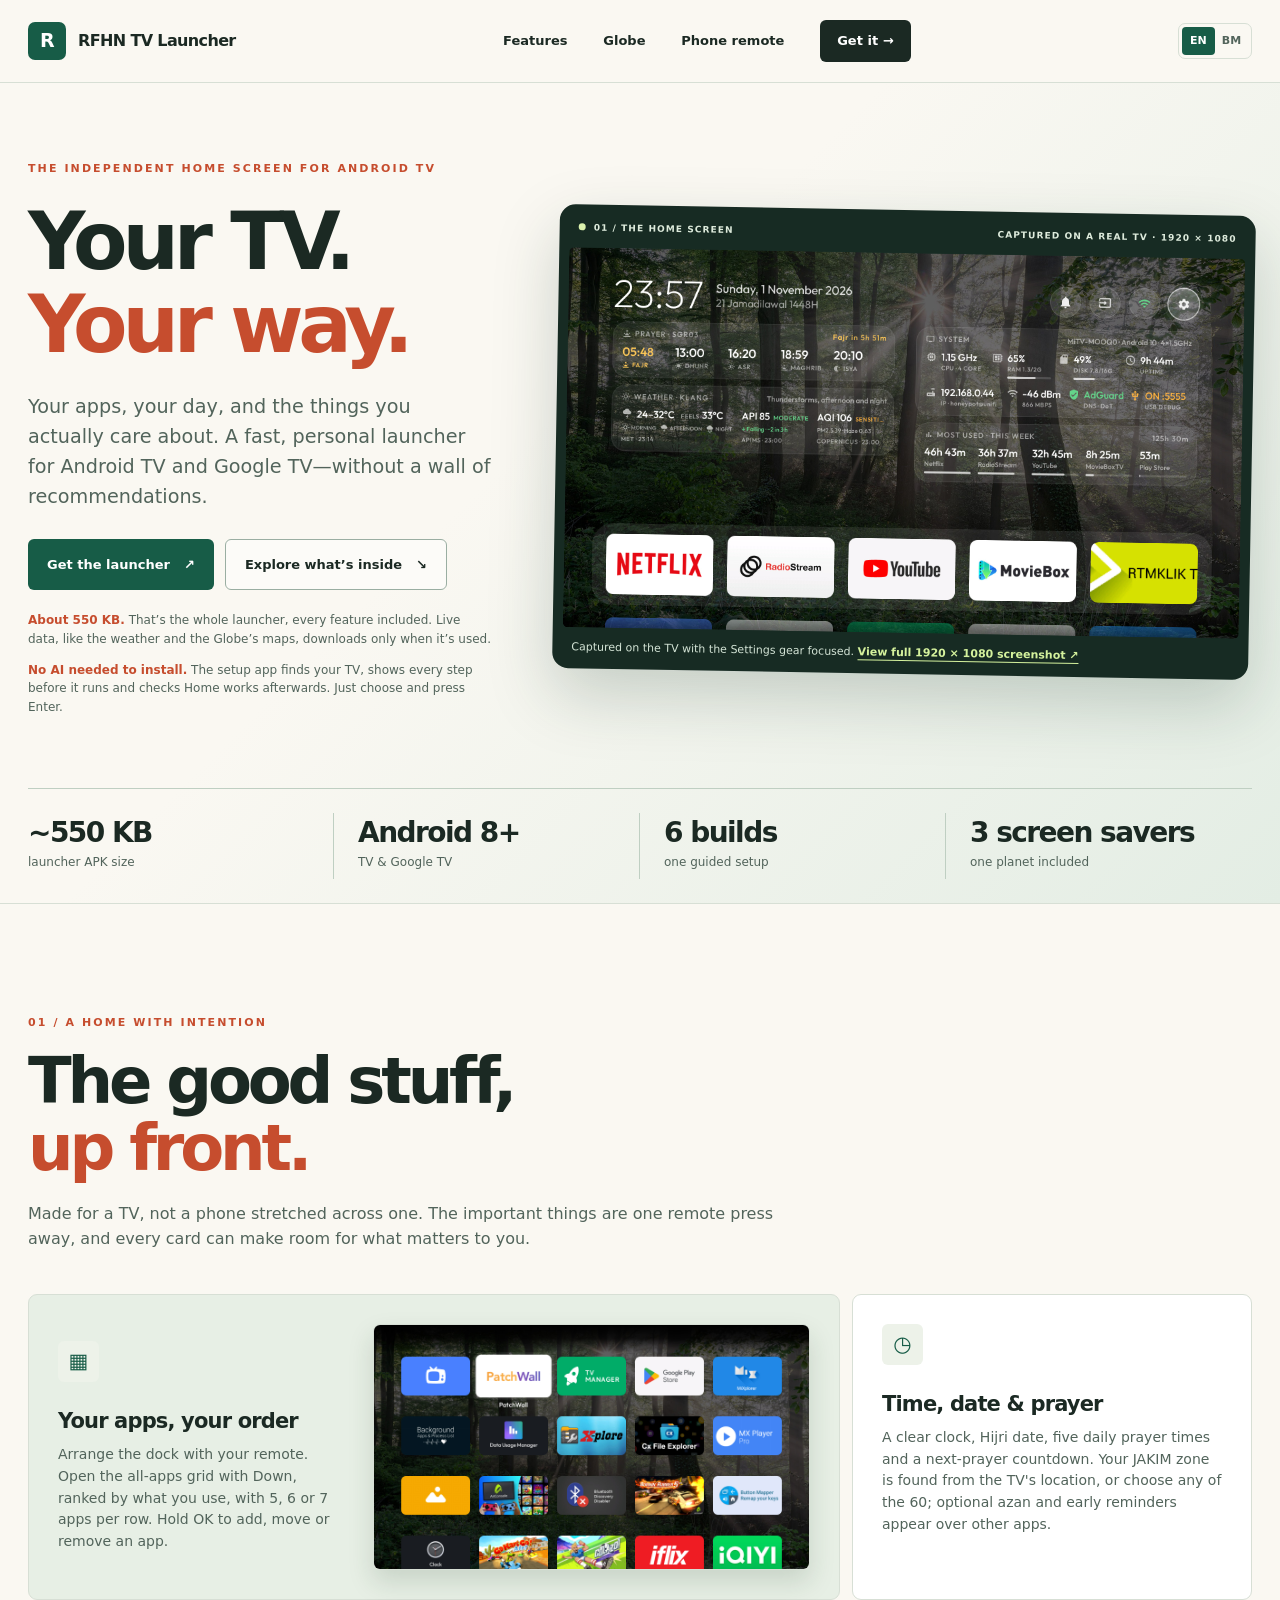
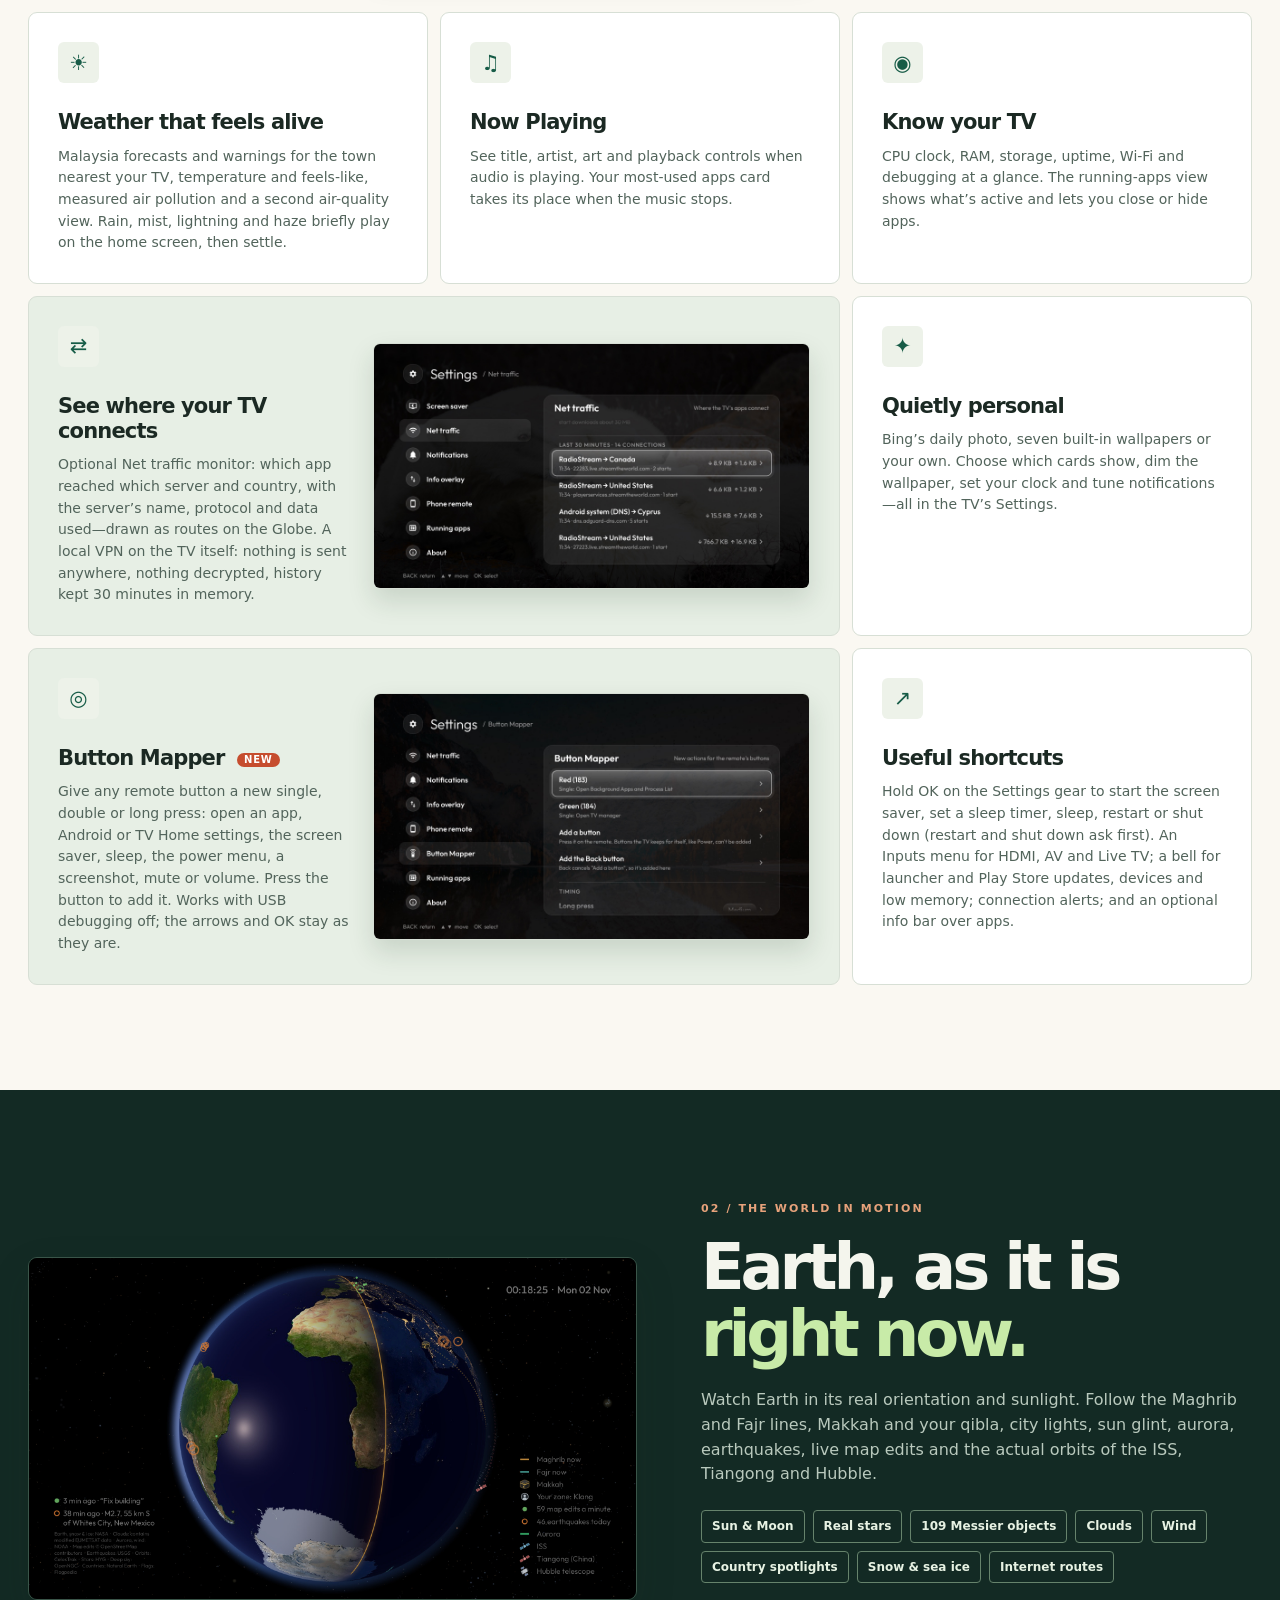
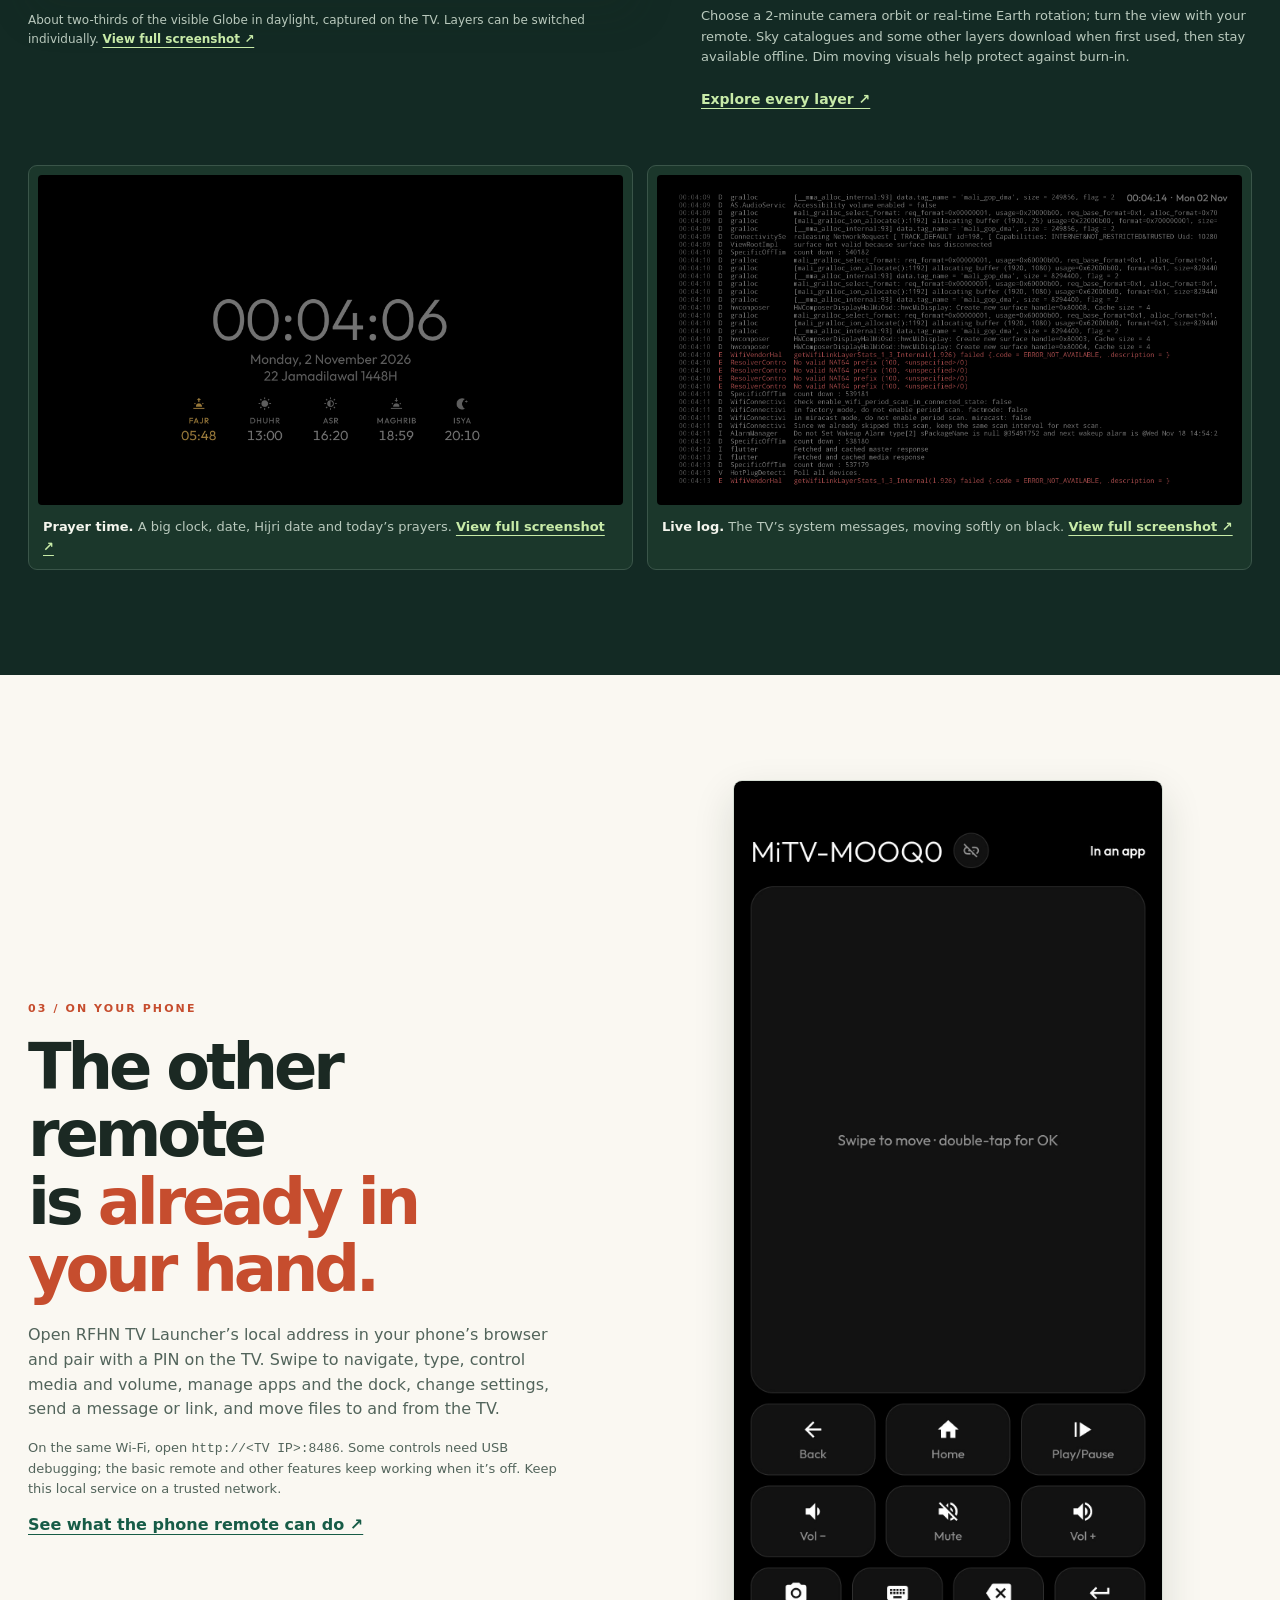
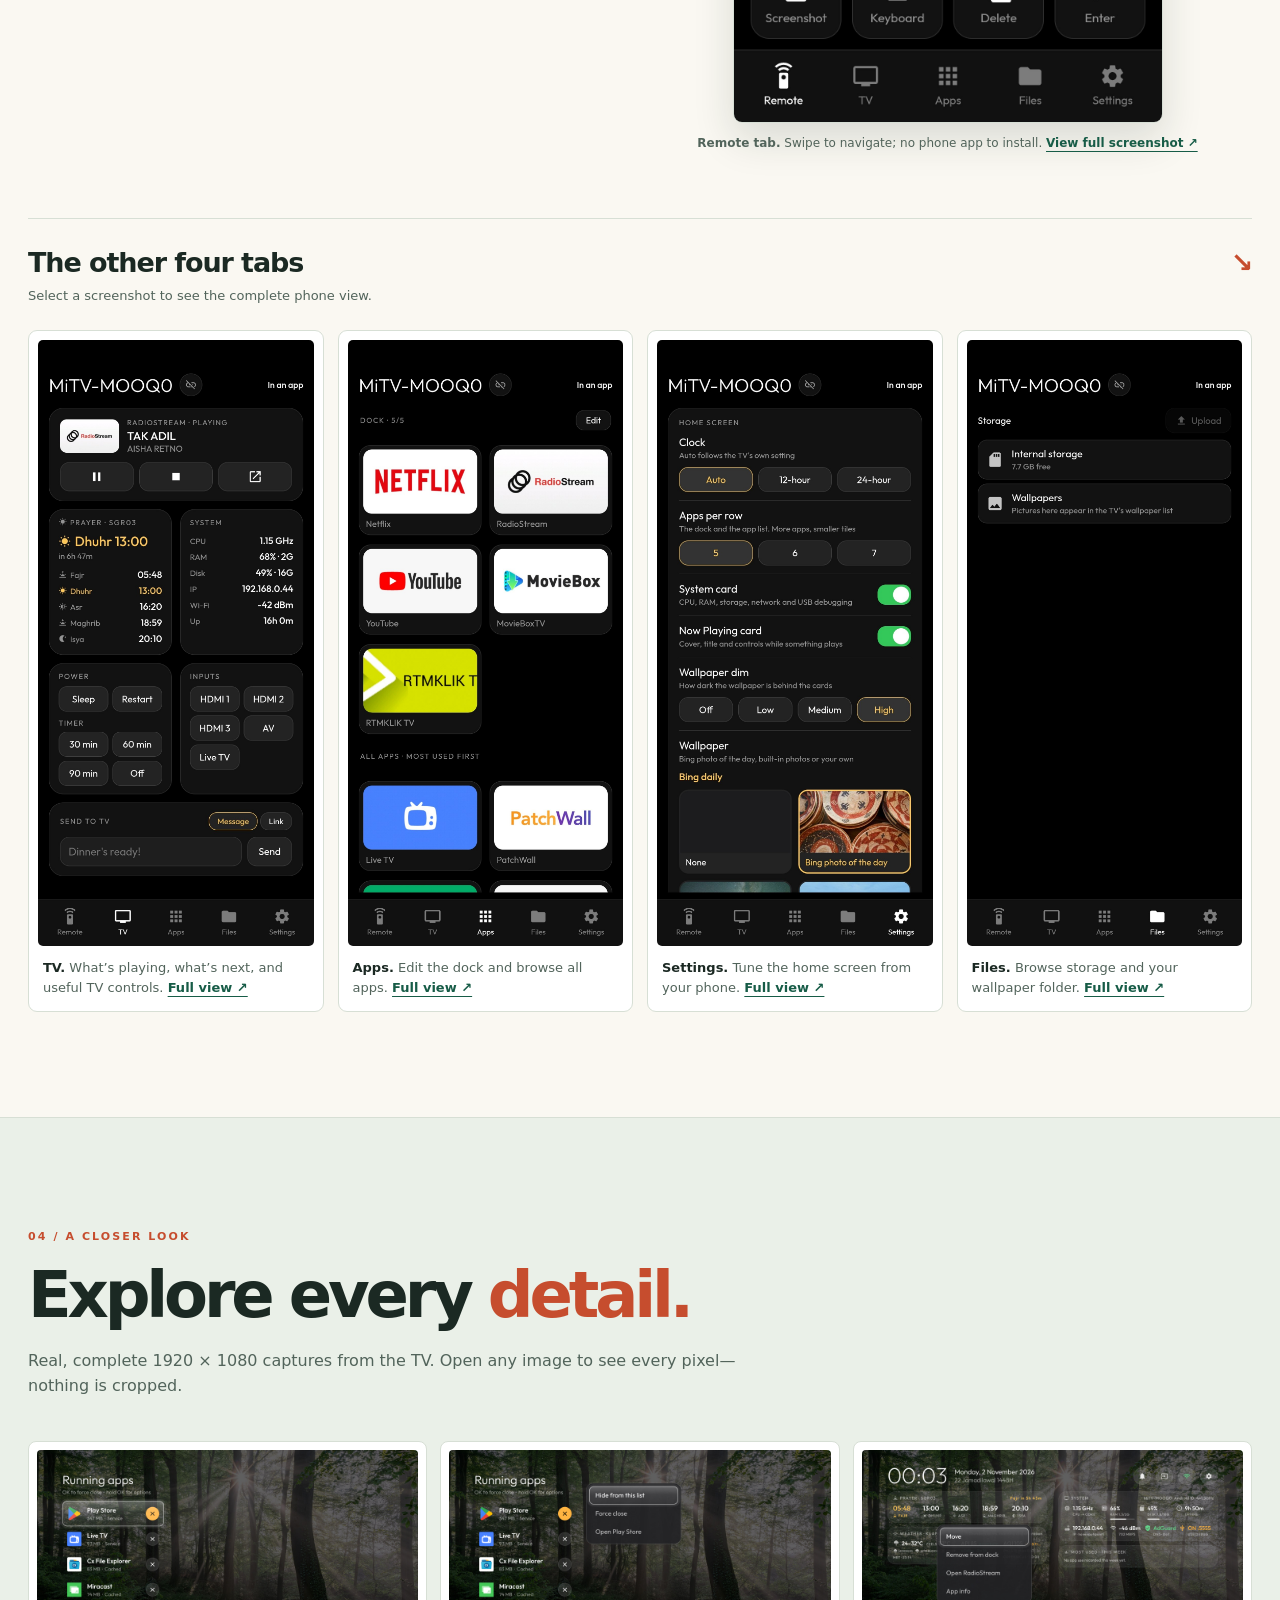
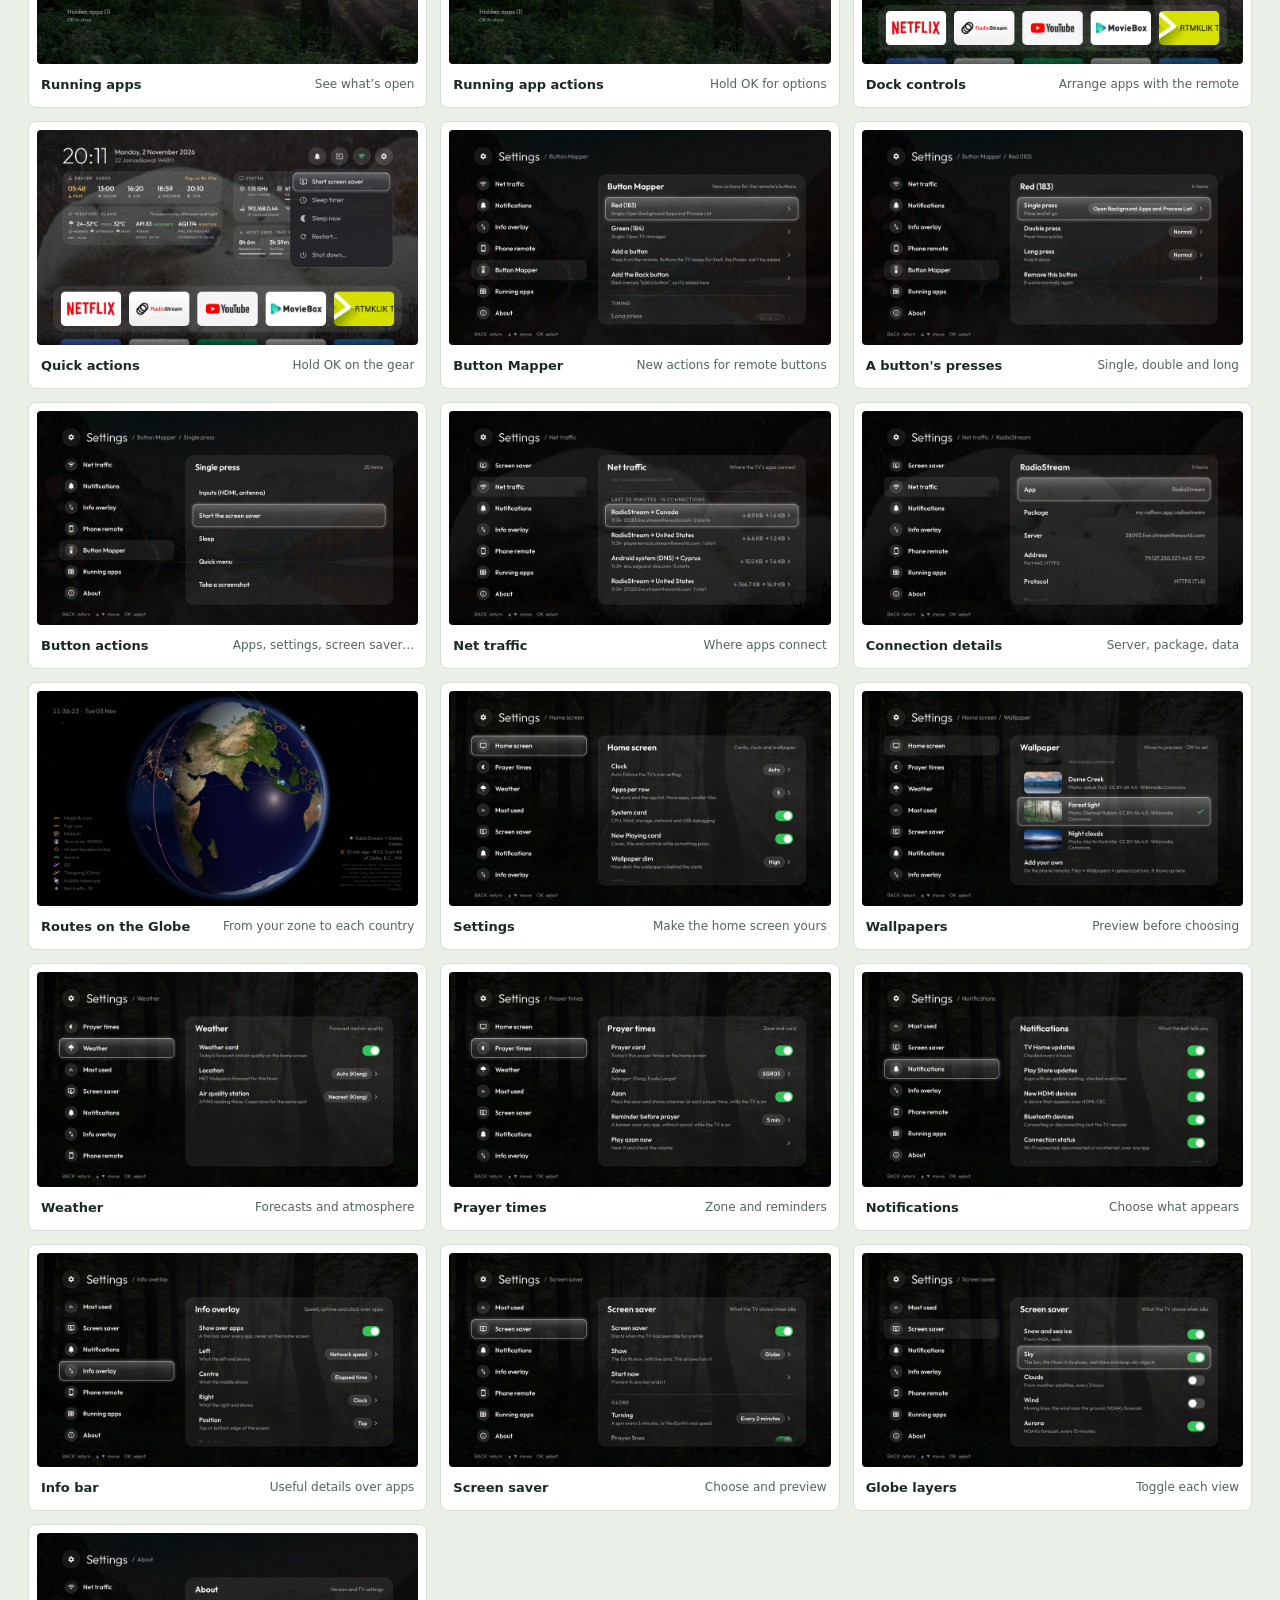
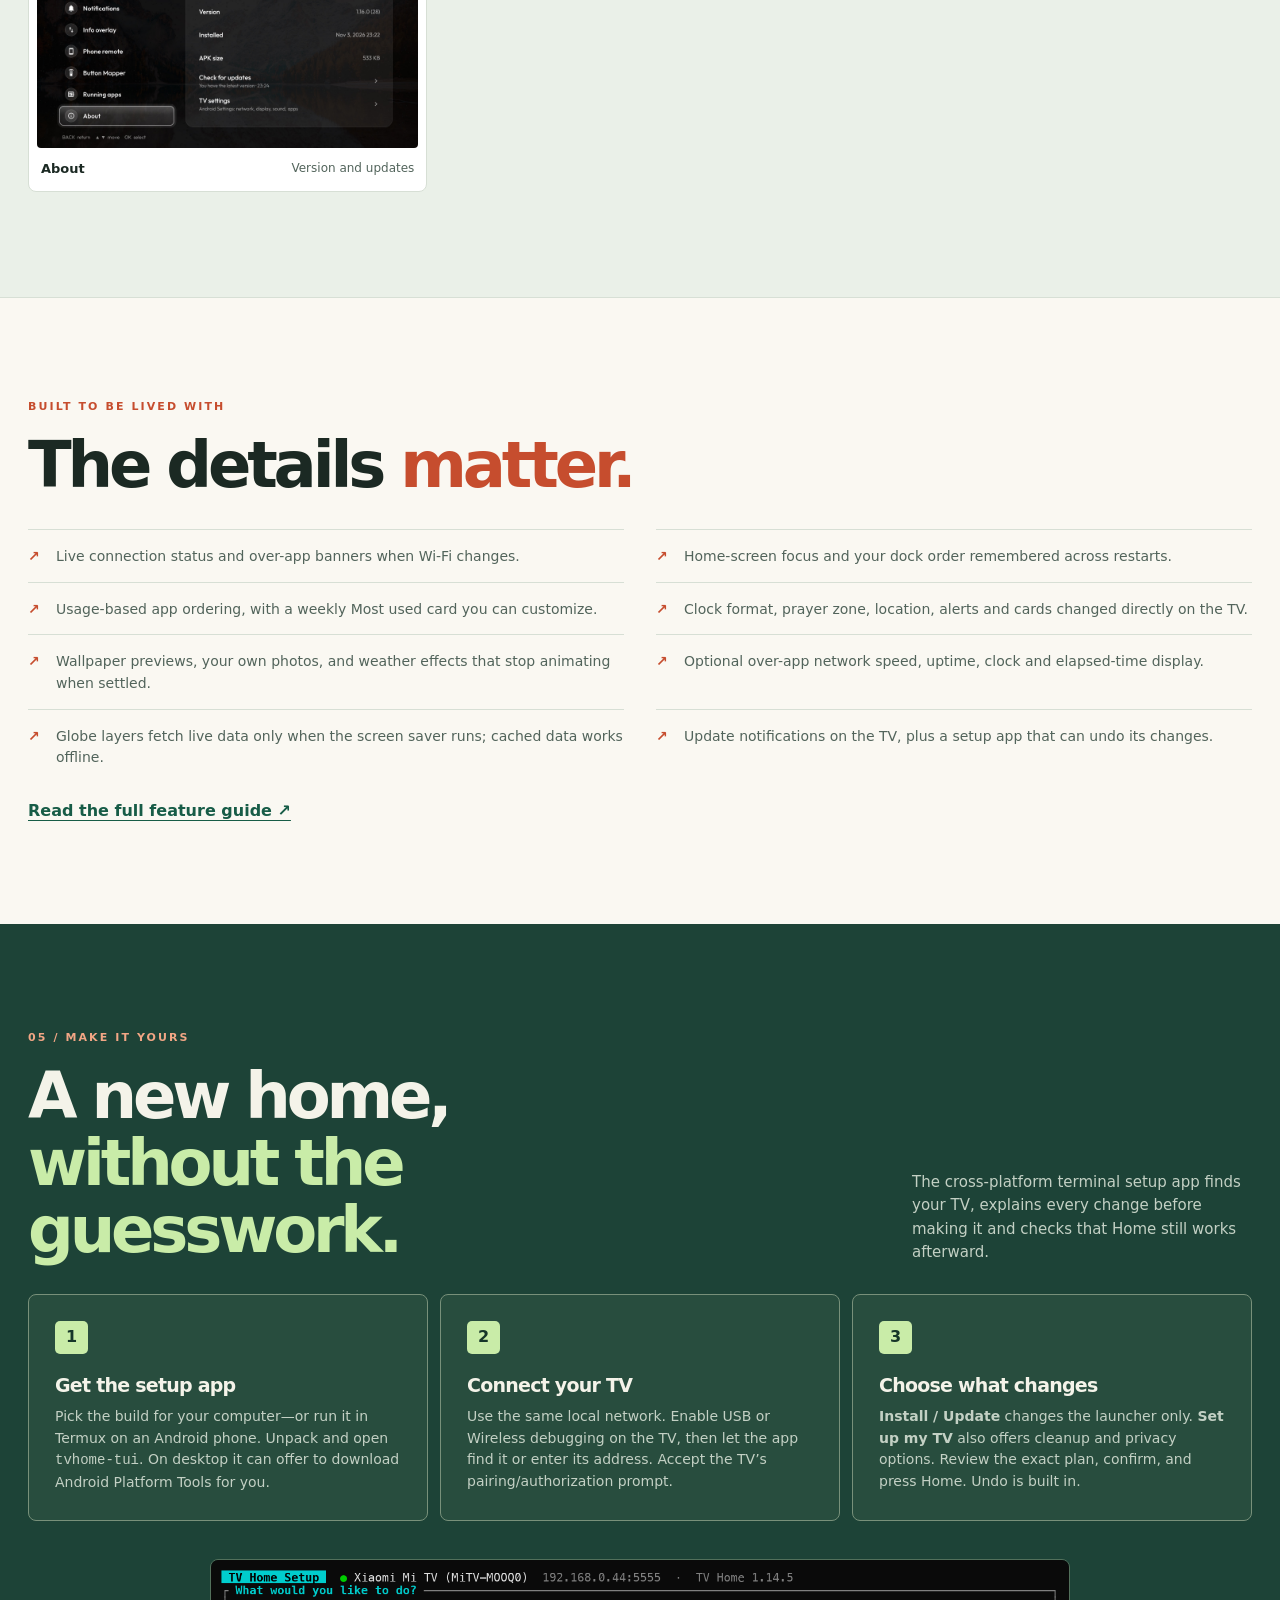
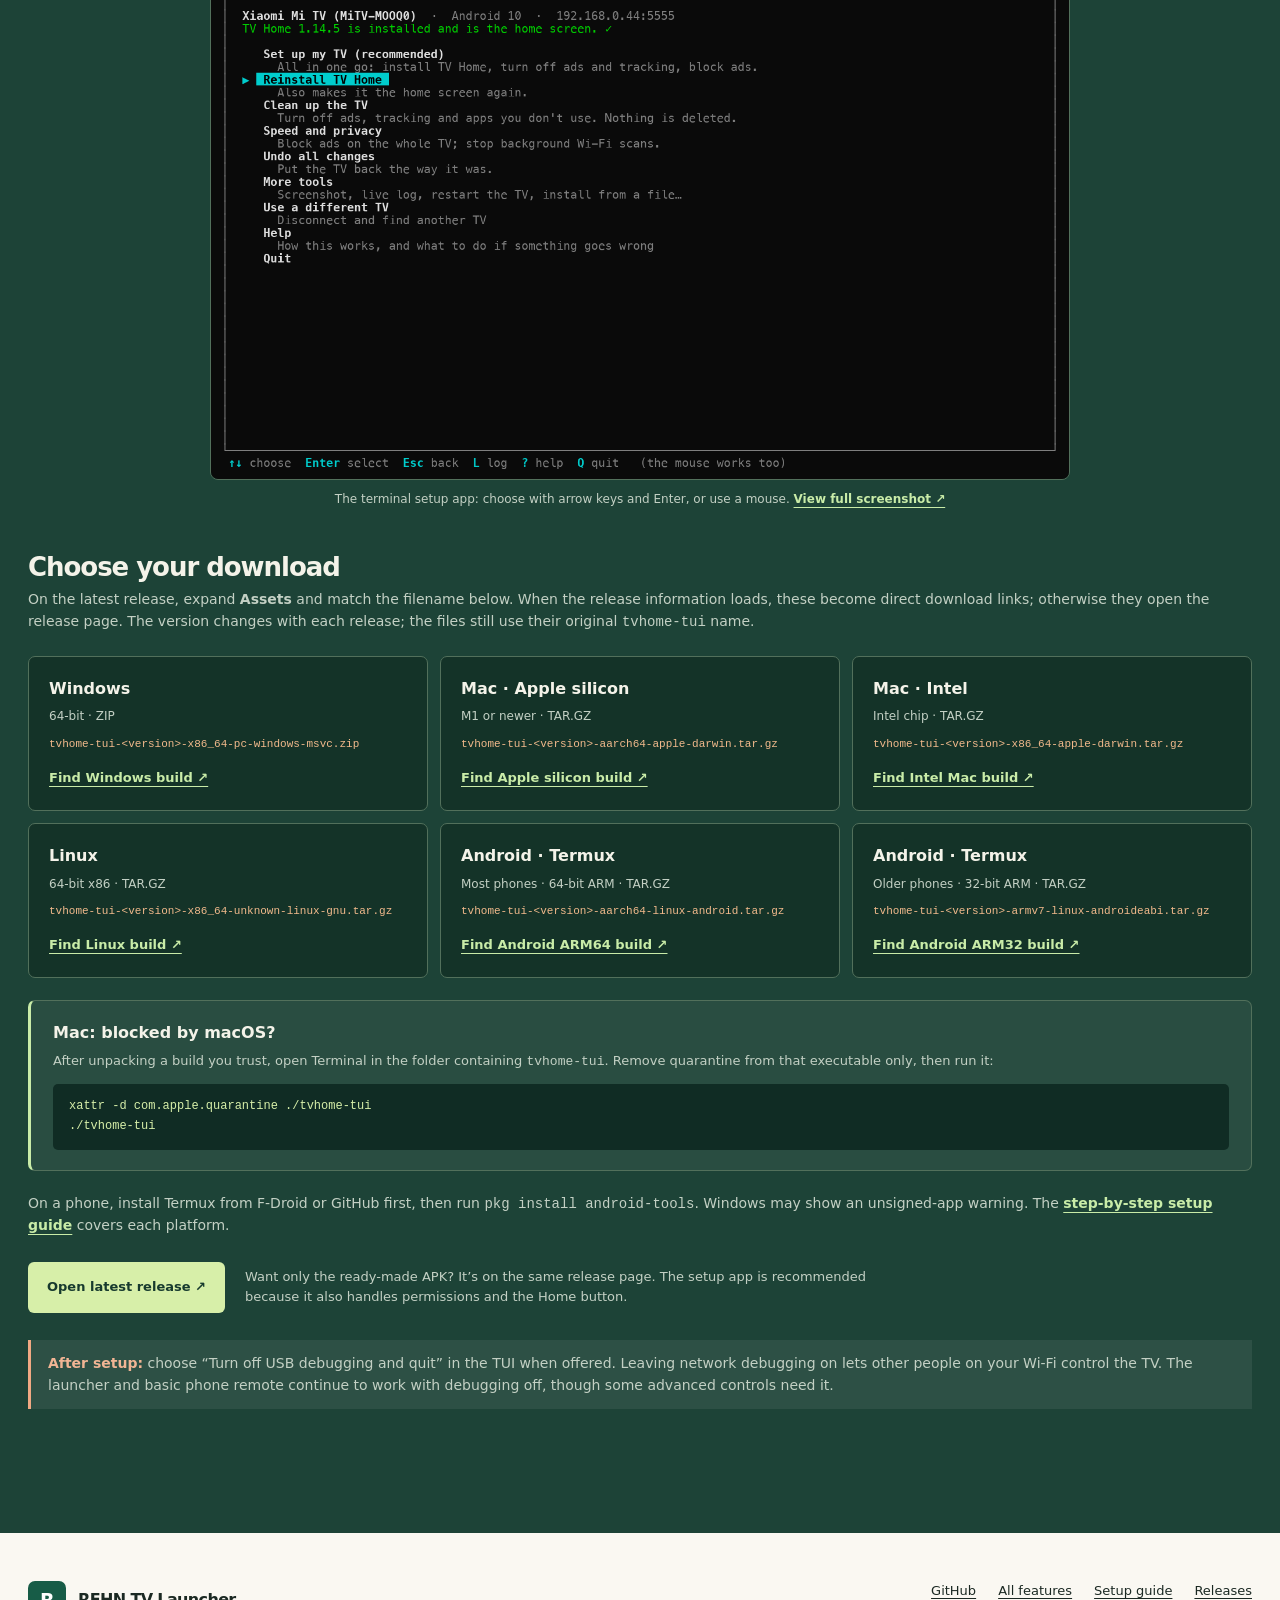
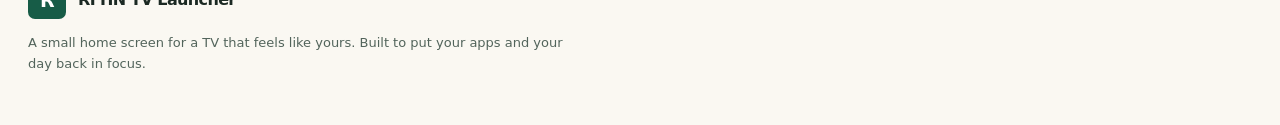
<file: docs/index.html>
<!doctype html>
<html lang="en">
<head>
  <meta charset="utf-8">
  <meta name="viewport" content="width=device-width, initial-scale=1">
  <meta name="theme-color" content="#faf8f2">
  <meta name="description" content="RFHN TV Launcher is a tiny, customizable home screen for Android TV and Google TV, with live weather, prayer times, a phone remote, and a real-time Globe screen saver. Install with the cross-platform setup app.">
  <title>RFHN TV Launcher — Make the TV yours</title>
  <link rel="alternate" hreflang="en" href="index.html">
  <link rel="alternate" hreflang="ms" href="ms.html">
  <link rel="stylesheet" href="site.css">
</head>
<body>
  <a class="skip" href="#main">Skip to content</a>
  <header class="site-header" id="top">
    <nav class="nav wrap" aria-label="Main navigation">
      <a class="brand" href="#top" aria-label="RFHN TV Launcher, back to top"><span class="brand-mark" aria-hidden="true">R</span><span>RFHN TV Launcher</span></a>
      <div class="nav-links">
        <a href="#features">Features</a>
        <a href="#globe">Globe</a>
        <a href="#remote">Phone remote</a>
        <a class="nav-download" href="#install">Get it →</a>
      </div>
      <div class="language-switch" aria-label="Language"><a href="index.html" lang="en" aria-current="page">EN</a><a href="ms.html" lang="ms">BM</a></div>
    </nav>
  </header>

  <main id="main">
    <div class="hero-shell">
    <div class="hero wrap">
      <div class="hero-copy">
        <span class="eyebrow">The independent home screen for Android TV</span>
        <h1>Your TV.<br><em>Your way.</em></h1>
        <p class="lead">Your apps, your day, and the things you actually care about. A fast, personal launcher for Android TV and Google TV—without a wall of recommendations.</p>
        <div class="actions">
          <a class="button primary" href="#install">Get the launcher <span aria-hidden="true">↗</span></a>
          <a class="button secondary" href="#features">Explore what’s inside <span aria-hidden="true">↘</span></a>
        </div>
        <p class="hero-note"><strong>About 550 KB.</strong> That’s the whole launcher, every feature included. Live data, like the weather and the Globe’s maps, downloads only when it’s used.</p>
        <p class="hero-note"><strong>No AI needed to install.</strong> The setup app finds your TV, shows every step before it runs and checks Home works afterwards. Just choose and press Enter.</p>
      </div>
      <figure class="hero-visual screen">
        <div class="screen-top"><span>01 / The home screen</span><span>Captured on a real TV · 1920 × 1080</span></div>
        <a class="image-link" href="home.jpg" target="_blank" rel="noopener" aria-label="Open the complete home screen screenshot"><img src="home.jpg" width="1920" height="1080" alt="RFHN TV Launcher on a TV with Forest light wallpaper, clock, prayer times, weather and air quality, system status, most-used apps and the Settings gear focused" fetchpriority="high"></a>
        <figcaption>Captured on the TV with the Settings gear focused. <a class="text-link" href="home.jpg" target="_blank" rel="noopener">View full 1920 × 1080 screenshot ↗</a></figcaption>
      </figure>
    </div>

    <div class="proof wrap" aria-label="At a glance">
      <div class="proof-item"><strong>~550 KB</strong><span>launcher APK size</span></div>
      <div class="proof-item"><strong>Android 8+</strong><span>TV &amp; Google TV</span></div>
      <div class="proof-item"><strong>6 builds</strong><span>one guided setup</span></div>
      <div class="proof-item"><strong>3 screen savers</strong><span>one planet included</span></div>
    </div>
    </div>

    <section class="section wrap" id="features" aria-labelledby="features-title">
      <div class="section-intro">
        <span class="eyebrow">01 / A home with intention</span>
        <h2 id="features-title">The good stuff,<br><em>up front.</em></h2>
        <p>Made for a TV, not a phone stretched across one. The important things are one remote press away, and every card can make room for what matters to you.</p>
      </div>
      <div class="feature-grid">
        <article class="feature span-two">
          <div><div class="icon" aria-hidden="true">▦</div><h3>Your apps, your order</h3><p>Arrange the dock with your remote. Open the all-apps grid with Down, ranked by what you use, with 5, 6 or 7 apps per row. Hold OK to add, move or remove an app.</p></div>
          <a class="image-link" href="app-grid.jpg" target="_blank" rel="noopener" aria-label="Open the complete all apps screenshot"><img src="app-grid.jpg" width="1920" height="1080" loading="lazy" alt="All apps grid with large, easily focused TV app tiles"></a>
        </article>
        <article class="feature"><div class="icon" aria-hidden="true">◷</div><h3>Time, date &amp; prayer</h3><p>A clear clock, Hijri date, five daily prayer times and a next-prayer countdown. Your JAKIM zone is found from the TV's location, or choose any of the 60; optional azan and early reminders appear over other apps.</p></article>
        <article class="feature"><div class="icon" aria-hidden="true">☀</div><h3>Weather that feels alive</h3><p>Malaysia forecasts and warnings for the town nearest your TV, temperature and feels-like, measured air pollution and a second air-quality view. Rain, mist, lightning and haze briefly play on the home screen, then settle.</p></article>
        <article class="feature"><div class="icon" aria-hidden="true">♫</div><h3>Now Playing</h3><p>See title, artist, art and playback controls when audio is playing. Your most-used apps card takes its place when the music stops.</p></article>
        <article class="feature"><div class="icon" aria-hidden="true">◉</div><h3>Know your TV</h3><p>CPU clock, RAM, storage, uptime, Wi-Fi and debugging at a glance. The running-apps view shows what’s active and lets you close or hide apps.</p></article>
        <article class="feature span-two">
          <div><div class="icon" aria-hidden="true">⇄</div><h3>See where your TV connects</h3><p>Optional Net traffic monitor: which app reached which server and country, with the server’s name, protocol and data used—drawn as routes on the Globe. A local VPN on the TV itself: nothing is sent anywhere, nothing decrypted, history kept 30 minutes in memory.</p></div>
          <a class="image-link" href="net-traffic.jpg" target="_blank" rel="noopener" aria-label="Open the complete Net traffic screenshot"><img src="net-traffic.jpg" width="1920" height="1080" loading="lazy" alt="Settings → Net traffic: the latest connections, each with app, country, server name and data"></a>
        </article>
        <article class="feature"><div class="icon" aria-hidden="true">✦</div><h3>Quietly personal</h3><p>Bing’s daily photo, seven built-in wallpapers or your own. Choose which cards show, dim the wallpaper, set your clock and tune notifications—all in the TV’s Settings.</p></article>
        <article class="feature span-two">
          <div><div class="icon" aria-hidden="true">◎</div><h3>Button Mapper <span class="new-tag">New</span></h3><p>Give any remote button a new single, double or long press: open an app, Android or TV Home settings, the screen saver, sleep, the power menu, a screenshot, mute or volume. Press the button to add it. Works with USB debugging off; the arrows and OK stay as they are.</p></div>
          <a class="image-link" href="button-mapper.jpg" target="_blank" rel="noopener" aria-label="Open the complete Button Mapper screenshot"><img src="button-mapper.jpg" width="1920" height="1080" loading="lazy" alt="Settings → Button Mapper: the Red (183) and Green (184) buttons, each opening an app, with Add a button and the timing options"></a>
        </article>
        <article class="feature"><div class="icon" aria-hidden="true">↗</div><h3>Useful shortcuts</h3><p>Hold OK on the Settings gear to start the screen saver, set a sleep timer, sleep, restart or shut down (restart and shut down ask first). An Inputs menu for HDMI, AV and Live TV; a bell for launcher and Play Store updates, devices and low memory; connection alerts; and an optional info bar over apps.</p></article>
      </div>
    </section>

    <section class="section globe-band" id="globe" aria-labelledby="globe-title"><div class="wrap">
      <div class="showcase">
        <figure class="media">
          <a class="image-link" href="screensaver-globe.jpg" target="_blank" rel="noopener" aria-label="Open the complete Globe screen saver screenshot"><img src="screensaver-globe.jpg" width="1920" height="1080" loading="lazy" alt="Real-time Earth Globe with about two-thirds in daylight across South America, the Atlantic and western Africa, and night over eastern Africa and Arabia"></a>
          <figcaption>About two-thirds of the visible Globe in daylight, captured on the TV. Layers can be switched individually. <a class="text-link" href="screensaver-globe.jpg" target="_blank" rel="noopener">View full screenshot ↗</a></figcaption>
        </figure>
        <div>
          <span class="eyebrow">02 / The world in motion</span>
          <h2 id="globe-title">Earth, as it is<br><em>right now.</em></h2>
          <p class="section-copy">Watch Earth in its real orientation and sunlight. Follow the Maghrib and Fajr lines, Makkah and your qibla, city lights, sun glint, aurora, earthquakes, live map edits and the actual orbits of the ISS, Tiangong and Hubble.</p>
          <ul class="pill-list" aria-label="Optional Globe layers"><li>Sun &amp; Moon</li><li>Real stars</li><li>109 Messier objects</li><li>Clouds</li><li>Wind</li><li>Country spotlights</li><li>Snow &amp; sea ice</li><li>Internet routes</li></ul>
          <p class="muted-note">Choose a 2-minute camera orbit or real-time Earth rotation; turn the view with your remote. Sky catalogues and some other layers download when first used, then stay available offline. Dim moving visuals help protect against burn-in.</p>
          <div class="inline-links"><a class="text-link" href="https://github.com/nullifye/RFHN-TV-Launcher/blob/master/docs/features.md#globe">Explore every layer ↗</a></div>
        </div>
      </div>
      <div class="mini-gallery">
        <figure><a class="image-link" href="screensaver-prayer.jpg" target="_blank" rel="noopener" aria-label="Open the complete Prayer time screen saver screenshot"><img src="screensaver-prayer.jpg" width="1920" height="1080" loading="lazy" alt="Prayer time screen saver with date, Hijri date, clock and prayer times"></a><figcaption><strong>Prayer time.</strong> A big clock, date, Hijri date and today’s prayers. <a class="text-link" href="screensaver-prayer.jpg" target="_blank" rel="noopener">View full screenshot ↗</a></figcaption></figure>
        <figure><a class="image-link" href="screensaver-log.jpg" target="_blank" rel="noopener" aria-label="Open the complete Live log screen saver screenshot"><img src="screensaver-log.jpg" width="1920" height="1080" loading="lazy" alt="Live log screen saver with system messages on a black background"></a><figcaption><strong>Live log.</strong> The TV’s system messages, moving softly on black. <a class="text-link" href="screensaver-log.jpg" target="_blank" rel="noopener">View full screenshot ↗</a></figcaption></figure>
      </div>
    </div></section>

    <section class="section wrap" id="remote" aria-labelledby="remote-title">
      <div class="showcase reverse">
        <div>
          <span class="eyebrow">03 / On your phone</span>
          <h2 id="remote-title">The other remote<br>is <em>already in your hand.</em></h2>
          <p class="section-copy">Open RFHN TV Launcher’s local address in your phone’s browser and pair with a PIN on the TV. Swipe to navigate, type, control media and volume, manage apps and the dock, change settings, send a message or link, and move files to and from the TV.</p>
          <p class="muted-note">On the same Wi-Fi, open <code>http://&lt;TV IP&gt;:8486</code>. Some controls need USB debugging; the basic remote and other features keep working when it’s off. Keep this local service on a trusted network.</p>
          <a class="text-link" href="https://github.com/nullifye/RFHN-TV-Launcher/blob/master/docs/features.md#phone-remote">See what the phone remote can do ↗</a>
        </div>
        <figure class="media">
          <a class="image-link" href="remote-home.jpg" target="_blank" rel="noopener" aria-label="Open the complete phone remote screenshot"><img src="remote-home.jpg" width="1080" height="2376" loading="lazy" alt="Remote tab with a swipe pad, Back, Home, playback, volume, keyboard and screenshot controls" style="width:min(100%, 430px); margin-inline:auto"></a>
          <figcaption style="text-align:center"><strong>Remote tab.</strong> Swipe to navigate; no phone app to install. <a class="text-link" href="remote-home.jpg" target="_blank" rel="noopener">View full screenshot ↗</a></figcaption>
        </figure>
      </div>
      <h3 class="gallery-heading">The other four tabs <span>↘</span></h3>
      <p class="muted-note">Select a screenshot to see the complete phone view.</p>
      <div class="remote-gallery">
        <figure><a class="image-link" href="remote-tv.jpg" target="_blank" rel="noopener" aria-label="Open the complete TV tab screenshot"><img src="remote-tv.jpg" width="1080" height="2376" loading="lazy" alt="TV tab with Now Playing, prayer times, system details, power and input controls, and Send to TV"></a><figcaption><strong>TV.</strong> What’s playing, what’s next, and useful TV controls. <a class="text-link" href="remote-tv.jpg" target="_blank" rel="noopener">Full view ↗</a></figcaption></figure>
        <figure><a class="image-link" href="remote-apps.jpg" target="_blank" rel="noopener" aria-label="Open the complete Apps tab screenshot"><img src="remote-apps.jpg" width="1080" height="2376" loading="lazy" alt="Apps tab with dock editing and a most-used-first app list"></a><figcaption><strong>Apps.</strong> Edit the dock and browse all apps. <a class="text-link" href="remote-apps.jpg" target="_blank" rel="noopener">Full view ↗</a></figcaption></figure>
        <figure><a class="image-link" href="remote-settings.jpg" target="_blank" rel="noopener" aria-label="Open the complete Settings tab screenshot"><img src="remote-settings.jpg" width="1080" height="2376" loading="lazy" alt="Settings tab with clock format, apps per row, card toggles, wallpaper dimming and wallpaper choices"></a><figcaption><strong>Settings.</strong> Tune the home screen from your phone. <a class="text-link" href="remote-settings.jpg" target="_blank" rel="noopener">Full view ↗</a></figcaption></figure>
        <figure><a class="image-link" href="remote-files.jpg" target="_blank" rel="noopener" aria-label="Open the complete Files tab screenshot"><img src="remote-files.jpg" width="1080" height="2376" loading="lazy" alt="Files tab with internal storage and a Wallpapers folder"></a><figcaption><strong>Files.</strong> Browse storage and your wallpaper folder. <a class="text-link" href="remote-files.jpg" target="_blank" rel="noopener">Full view ↗</a></figcaption></figure>
      </div>
    </section>

    <section class="section screens-band" id="screens" aria-labelledby="captures-title"><div class="wrap">
      <div class="section-intro"><span class="eyebrow">04 / A closer look</span><h2 id="captures-title">Explore every <em>detail.</em></h2><p>Real, complete 1920 × 1080 captures from the TV. Open any image to see every pixel—nothing is cropped.</p></div>
      <div class="capture-gallery">
        <figure><a class="image-link" href="running-apps.jpg" target="_blank" rel="noopener"><img src="running-apps.jpg" width="1920" height="1080" loading="lazy" alt="Running apps view with TV app tiles"></a><figcaption><strong>Running apps</strong><span>See what’s open</span></figcaption></figure>
        <figure><a class="image-link" href="running-apps-hide.jpg" target="_blank" rel="noopener"><img src="running-apps-hide.jpg" width="1920" height="1080" loading="lazy" alt="Hold OK menu for a running app, with hide, close and open actions"></a><figcaption><strong>Running app actions</strong><span>Hold OK for options</span></figcaption></figure>
        <figure><a class="image-link" href="dock-reorder.jpg" target="_blank" rel="noopener"><img src="dock-reorder.jpg" width="1920" height="1080" loading="lazy" alt="Hold OK menu for a dock app, including move and remove from dock"></a><figcaption><strong>Dock controls</strong><span>Arrange apps with the remote</span></figcaption></figure>
        <figure><a class="image-link" href="quick-actions.jpg" target="_blank" rel="noopener"><img src="quick-actions.jpg" width="1920" height="1080" loading="lazy" alt="Quick actions menu under the Settings gear: start screen saver, sleep timer, sleep now, restart and shut down"></a><figcaption><strong>Quick actions</strong><span>Hold OK on the gear</span></figcaption></figure>
        <figure><a class="image-link" href="button-mapper.jpg" target="_blank" rel="noopener"><img src="button-mapper.jpg" width="1920" height="1080" loading="lazy" alt="Settings → Button Mapper: the Red (183) and Green (184) buttons with their actions, Add a button, Add the Back button and timing"></a><figcaption><strong>Button Mapper</strong><span>New actions for remote buttons</span></figcaption></figure>
        <figure><a class="image-link" href="button-mapper-button.jpg" target="_blank" rel="noopener"><img src="button-mapper-button.jpg" width="1920" height="1080" loading="lazy" alt="The Red (183) button's page: single press opens an app, double and long press Normal, and Remove this button"></a><figcaption><strong>A button's presses</strong><span>Single, double and long</span></figcaption></figure>
        <figure><a class="image-link" href="button-mapper-actions.jpg" target="_blank" rel="noopener"><img src="button-mapper-actions.jpg" width="1920" height="1080" loading="lazy" alt="Actions for a press: Inputs, Start the screen saver, Sleep, Quick menu, Take a screenshot and more"></a><figcaption><strong>Button actions</strong><span>Apps, settings, screen saver…</span></figcaption></figure>
        <figure><a class="image-link" href="net-traffic.jpg" target="_blank" rel="noopener"><img src="net-traffic.jpg" width="1920" height="1080" loading="lazy" alt="Settings → Net traffic: Stop capture, Clear history and the latest connections, each with app, country, server name and data"></a><figcaption><strong>Net traffic</strong><span>Where apps connect</span></figcaption></figure>
        <figure><a class="image-link" href="net-traffic-detail.jpg" target="_blank" rel="noopener"><img src="net-traffic-detail.jpg" width="1920" height="1080" loading="lazy" alt="One connection's details: app, package, server, address, protocol, request, country, time and data"></a><figcaption><strong>Connection details</strong><span>Server, package, data</span></figcaption></figure>
        <figure><a class="image-link" href="net-traffic-globe.jpg" target="_blank" rel="noopener"><img src="net-traffic-globe.jpg" width="1920" height="1080" loading="lazy" alt="Globe screen saver with cyan dotted routes arcing from Malaysia to Europe, the United States and Australia, and Net traffic in the legend"></a><figcaption><strong>Routes on the Globe</strong><span>From your zone to each country</span></figcaption></figure>
        <figure><a class="image-link" href="settings.jpg" target="_blank" rel="noopener"><img src="settings.jpg" width="1920" height="1080" loading="lazy" alt="Launcher Settings with categories for home, prayer, weather and more"></a><figcaption><strong>Settings</strong><span>Make the home screen yours</span></figcaption></figure>
        <figure><a class="image-link" href="wallpapers.jpg" target="_blank" rel="noopener"><img src="wallpapers.jpg" width="1920" height="1080" loading="lazy" alt="Wallpaper picker showing built-in backgrounds and previews"></a><figcaption><strong>Wallpapers</strong><span>Preview before choosing</span></figcaption></figure>
        <figure><a class="image-link" href="settings-weather.jpg" target="_blank" rel="noopener"><img src="settings-weather.jpg" width="1920" height="1080" loading="lazy" alt="Weather settings including forecasts, air quality and weather effects"></a><figcaption><strong>Weather</strong><span>Forecasts and atmosphere</span></figcaption></figure>
        <figure><a class="image-link" href="settings-prayer.jpg" target="_blank" rel="noopener"><img src="settings-prayer.jpg" width="1920" height="1080" loading="lazy" alt="Prayer time settings with zone, reminders and azan choices"></a><figcaption><strong>Prayer times</strong><span>Zone and reminders</span></figcaption></figure>
        <figure><a class="image-link" href="settings-notifications.jpg" target="_blank" rel="noopener"><img src="settings-notifications.jpg" width="1920" height="1080" loading="lazy" alt="Notification settings for launcher updates and TV alerts"></a><figcaption><strong>Notifications</strong><span>Choose what appears</span></figcaption></figure>
        <figure><a class="image-link" href="settings-overlay.jpg" target="_blank" rel="noopener"><img src="settings-overlay.jpg" width="1920" height="1080" loading="lazy" alt="Optional info bar settings for an overlay over other apps"></a><figcaption><strong>Info bar</strong><span>Useful details over apps</span></figcaption></figure>
        <figure><a class="image-link" href="settings-screensaver.jpg" target="_blank" rel="noopener"><img src="settings-screensaver.jpg" width="1920" height="1080" loading="lazy" alt="Screen saver settings with selection, start now and Globe layers"></a><figcaption><strong>Screen saver</strong><span>Choose and preview</span></figcaption></figure>
        <figure><a class="image-link" href="settings-globe-layers.jpg" target="_blank" rel="noopener"><img src="settings-globe-layers.jpg" width="1920" height="1080" loading="lazy" alt="Globe screen saver layer switches in Settings"></a><figcaption><strong>Globe layers</strong><span>Toggle each view</span></figcaption></figure>
        <figure><a class="image-link" href="settings-about.jpg" target="_blank" rel="noopener"><img src="settings-about.jpg" width="1920" height="1080" loading="lazy" alt="About page showing version 1.16.0, install time, APK size, Check for updates and TV settings"></a><figcaption><strong>About</strong><span>Version and updates</span></figcaption></figure>
      </div>
    </div></section>

    <section class="small-section wrap" aria-labelledby="more-title">
      <span class="eyebrow">Built to be lived with</span>
      <h2 id="more-title">The details <em>matter.</em></h2>
      <ul class="check-grid">
        <li>Live connection status and over-app banners when Wi-Fi changes.</li>
        <li>Home-screen focus and your dock order remembered across restarts.</li>
        <li>Usage-based app ordering, with a weekly Most used card you can customize.</li>
        <li>Clock format, prayer zone, location, alerts and cards changed directly on the TV.</li>
        <li>Wallpaper previews, your own photos, and weather effects that stop animating when settled.</li>
        <li>Optional over-app network speed, uptime, clock and elapsed-time display.</li>
        <li>Globe layers fetch live data only when the screen saver runs; cached data works offline.</li>
        <li>Update notifications on the TV, plus a setup app that can undo its changes.</li>
      </ul>
      <p style="margin-top:30px"><a class="text-link" href="https://github.com/nullifye/RFHN-TV-Launcher/blob/master/docs/features.md">Read the full feature guide ↗</a></p>
    </section>

    <section class="install-band" id="install" aria-labelledby="install-title">
      <div class="install-inner wrap">
        <span class="eyebrow">05 / Make it yours</span>
        <div class="install-head"><h2 id="install-title">A new home,<br><em>without the guesswork.</em></h2><p>The cross-platform terminal setup app finds your TV, explains every change before making it and checks that Home still works afterward.</p></div>
        <div class="steps">
          <article class="step"><span class="step-number">1</span><h3>Get the setup app</h3><p>Pick the build for your computer—or run it in Termux on an Android phone. Unpack and open <code>tvhome-tui</code>. On desktop it can offer to download Android Platform Tools for you.</p></article>
          <article class="step"><span class="step-number">2</span><h3>Connect your TV</h3><p>Use the same local network. Enable USB or Wireless debugging on the TV, then let the app find it or enter its address. Accept the TV’s pairing/authorization prompt.</p></article>
          <article class="step"><span class="step-number">3</span><h3>Choose what changes</h3><p><strong>Install / Update</strong> changes the launcher only. <strong>Set up my TV</strong> also offers cleanup and privacy options. Review the exact plan, confirm, and press Home. Undo is built in.</p></article>
        </div>
        <figure class="tui-shot"><a class="image-link" href="tui.png" target="_blank" rel="noopener" aria-label="Open the complete terminal setup app screenshot"><img src="tui.png" width="1476" height="894" loading="lazy" alt="RFHN TV Launcher 1.14.5 setup app main menu with guided installation, cleanup, undo and more tools"></a><figcaption>The terminal setup app: choose with arrow keys and Enter, or use a mouse. <a class="text-link" href="tui.png" target="_blank" rel="noopener">View full screenshot ↗</a></figcaption></figure>
        <div class="platforms" aria-labelledby="platforms-title">
          <h3 id="platforms-title">Choose your download</h3>
          <p>On the latest release, expand <strong>Assets</strong> and match the filename below. When the release information loads, these become direct download links; otherwise they open the release page. The version changes with each release; the files still use their original <code>tvhome-tui</code> name.</p>
          <div class="platform-grid">
            <div class="platform" data-asset-suffix="-x86_64-pc-windows-msvc.zip"><strong>Windows</strong><span>64-bit · ZIP</span><code>tvhome-tui-&lt;version&gt;-x86_64-pc-windows-msvc.zip</code><a href="https://github.com/nullifye/RFHN-TV-Launcher/releases/latest">Find Windows build ↗</a></div>
            <div class="platform" data-asset-suffix="-aarch64-apple-darwin.tar.gz"><strong>Mac · Apple silicon</strong><span>M1 or newer · TAR.GZ</span><code>tvhome-tui-&lt;version&gt;-aarch64-apple-darwin.tar.gz</code><a href="https://github.com/nullifye/RFHN-TV-Launcher/releases/latest">Find Apple silicon build ↗</a></div>
            <div class="platform" data-asset-suffix="-x86_64-apple-darwin.tar.gz"><strong>Mac · Intel</strong><span>Intel chip · TAR.GZ</span><code>tvhome-tui-&lt;version&gt;-x86_64-apple-darwin.tar.gz</code><a href="https://github.com/nullifye/RFHN-TV-Launcher/releases/latest">Find Intel Mac build ↗</a></div>
            <div class="platform" data-asset-suffix="-x86_64-unknown-linux-gnu.tar.gz"><strong>Linux</strong><span>64-bit x86 · TAR.GZ</span><code>tvhome-tui-&lt;version&gt;-x86_64-unknown-linux-gnu.tar.gz</code><a href="https://github.com/nullifye/RFHN-TV-Launcher/releases/latest">Find Linux build ↗</a></div>
            <div class="platform" data-asset-suffix="-aarch64-linux-android.tar.gz"><strong>Android · Termux</strong><span>Most phones · 64-bit ARM · TAR.GZ</span><code>tvhome-tui-&lt;version&gt;-aarch64-linux-android.tar.gz</code><a href="https://github.com/nullifye/RFHN-TV-Launcher/releases/latest">Find Android ARM64 build ↗</a></div>
            <div class="platform" data-asset-suffix="-armv7-linux-androideabi.tar.gz"><strong>Android · Termux</strong><span>Older phones · 32-bit ARM · TAR.GZ</span><code>tvhome-tui-&lt;version&gt;-armv7-linux-androideabi.tar.gz</code><a href="https://github.com/nullifye/RFHN-TV-Launcher/releases/latest">Find Android ARM32 build ↗</a></div>
          </div>
          <div class="mac-tip"><strong>Mac: blocked by macOS?</strong><p>After unpacking a build you trust, open Terminal in the folder containing <code>tvhome-tui</code>. Remove quarantine from that executable only, then run it:</p><pre><code>xattr -d com.apple.quarantine ./tvhome-tui
./tvhome-tui</code></pre></div>
          <p>On a phone, install Termux from F-Droid or GitHub first, then run <code>pkg install android-tools</code>. Windows may show an unsigned-app warning. The <a class="text-link" href="https://github.com/nullifye/RFHN-TV-Launcher/blob/master/docs/tui.md">step-by-step setup guide</a> covers each platform.</p>
          <div class="install-foot"><a class="button primary" href="https://github.com/nullifye/RFHN-TV-Launcher/releases/latest">Open latest release ↗</a><p>Want only the ready-made APK? It’s on the same release page. The setup app is recommended because it also handles permissions and the Home button.</p></div>
          <p class="security"><strong>After setup:</strong> choose “Turn off USB debugging and quit” in the TUI when offered. Leaving network debugging on lets other people on your Wi-Fi control the TV. The launcher and basic phone remote continue to work with debugging off, though some advanced controls need it.</p>
        </div>
      </div>
    </section>
  </main>

  <footer><div class="footer-inner wrap"><div><a class="brand" href="#top"><span class="brand-mark" aria-hidden="true">R</span><span>RFHN TV Launcher</span></a><p>A small home screen for a TV that feels like yours. Built to put your apps and your day back in focus.</p></div><nav aria-label="More links"><a href="https://github.com/nullifye/RFHN-TV-Launcher">GitHub</a><a href="https://github.com/nullifye/RFHN-TV-Launcher/blob/master/docs/features.md">All features</a><a href="https://github.com/nullifye/RFHN-TV-Launcher/blob/master/docs/tui.md">Setup guide</a><a href="https://github.com/nullifye/RFHN-TV-Launcher/releases/latest">Releases</a></nav></div></footer>
  <a class="back-to-top" href="#top" aria-label="Back to top" hidden><span aria-hidden="true">↑</span></a>
  <script>
    const backToTop = document.querySelector('.back-to-top');
    const updateBackToTop = () => { backToTop.hidden = window.scrollY < 600; };
    window.addEventListener('scroll', updateBackToTop, { passive: true });
    updateBackToTop();

    // Progressive enhancement: the release page remains usable if the API is unavailable.
    fetch('https://api.github.com/repos/nullifye/RFHN-TV-Launcher/releases/latest', { headers: { Accept: 'application/vnd.github+json' } })
      .then(response => { if (!response.ok) throw new Error('Release unavailable'); return response.json(); })
      .then(release => {
        if (!Array.isArray(release.assets)) return;
        document.querySelectorAll('[data-asset-suffix]').forEach(platform => {
          const asset = release.assets.find(item => item.name?.startsWith('tvhome-tui-') && item.name.endsWith(platform.dataset.assetSuffix));
          if (!asset?.browser_download_url) return;
          platform.querySelector('code').textContent = asset.name;
          const link = platform.querySelector('a');
          link.href = asset.browser_download_url;
          link.textContent = link.textContent.replace('Find', 'Download');
        });
      })
      .catch(() => {});
  </script>
</body>
</html>
</file>
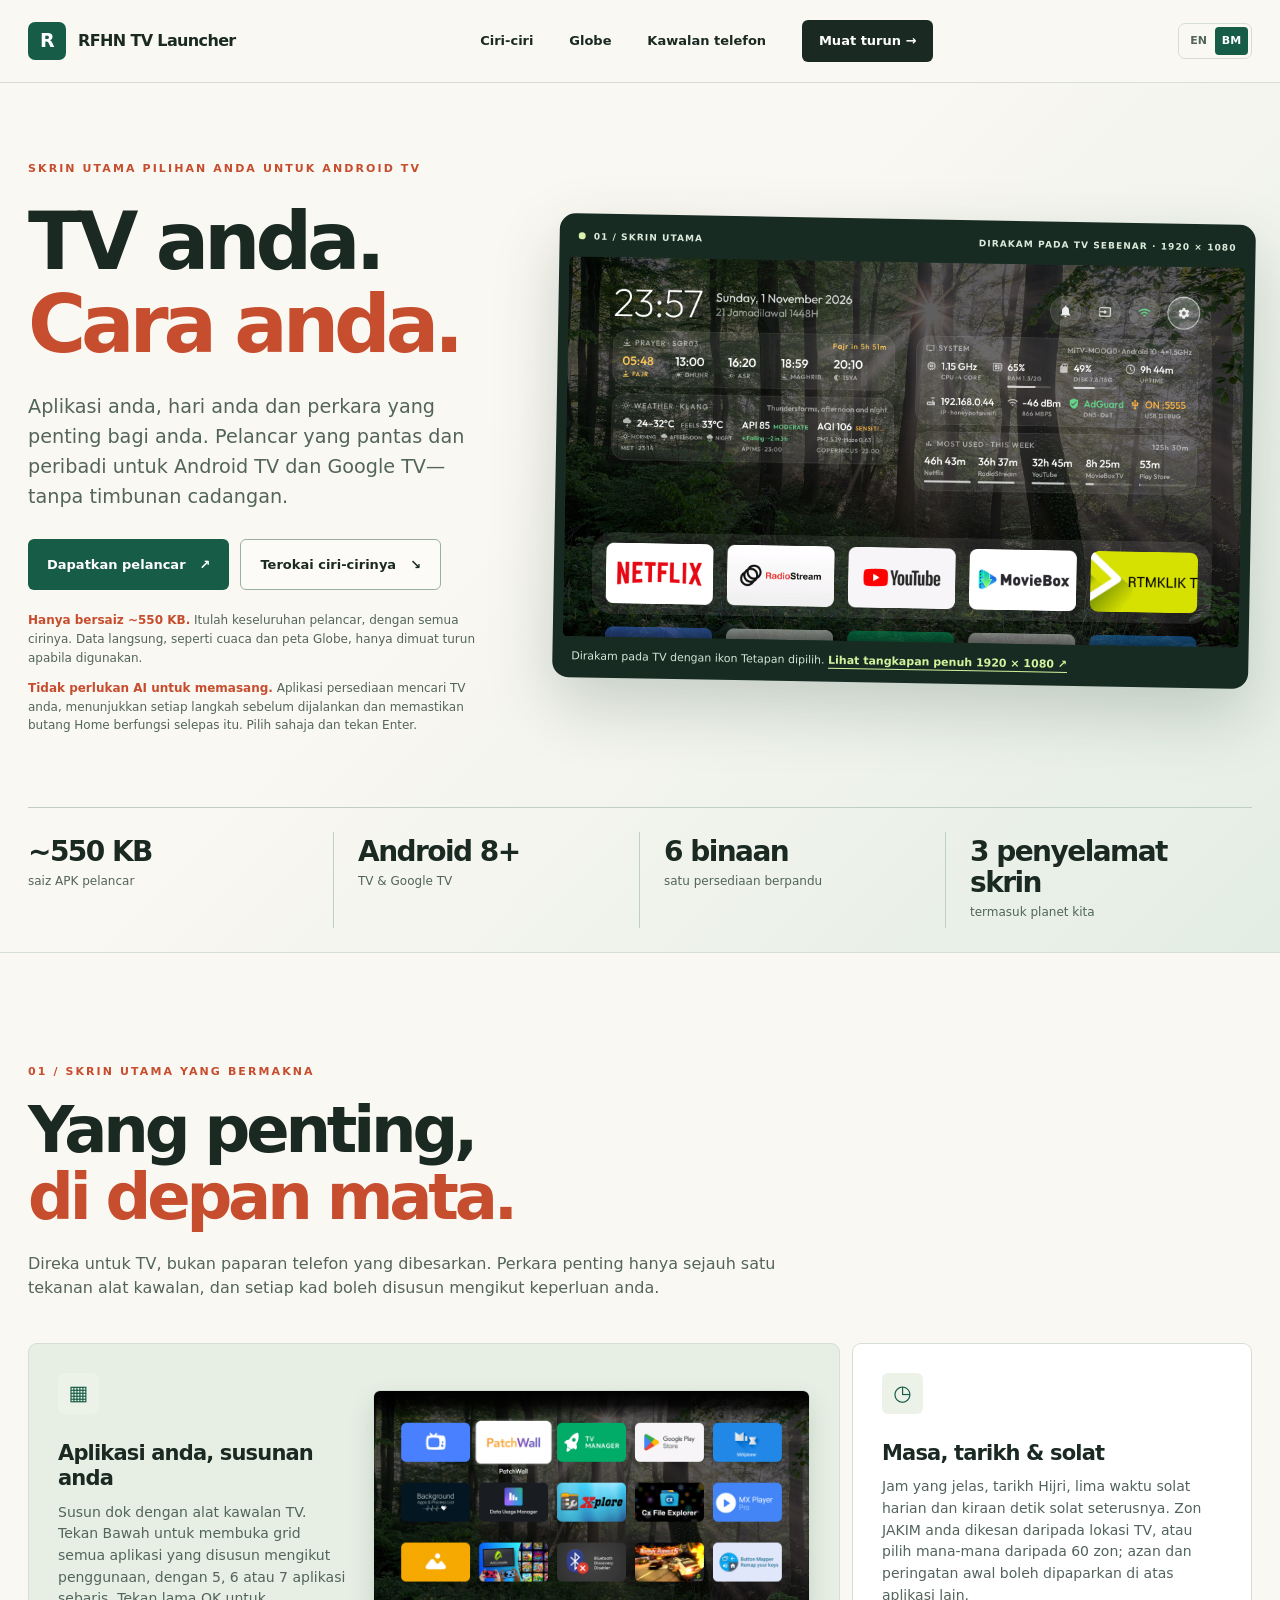
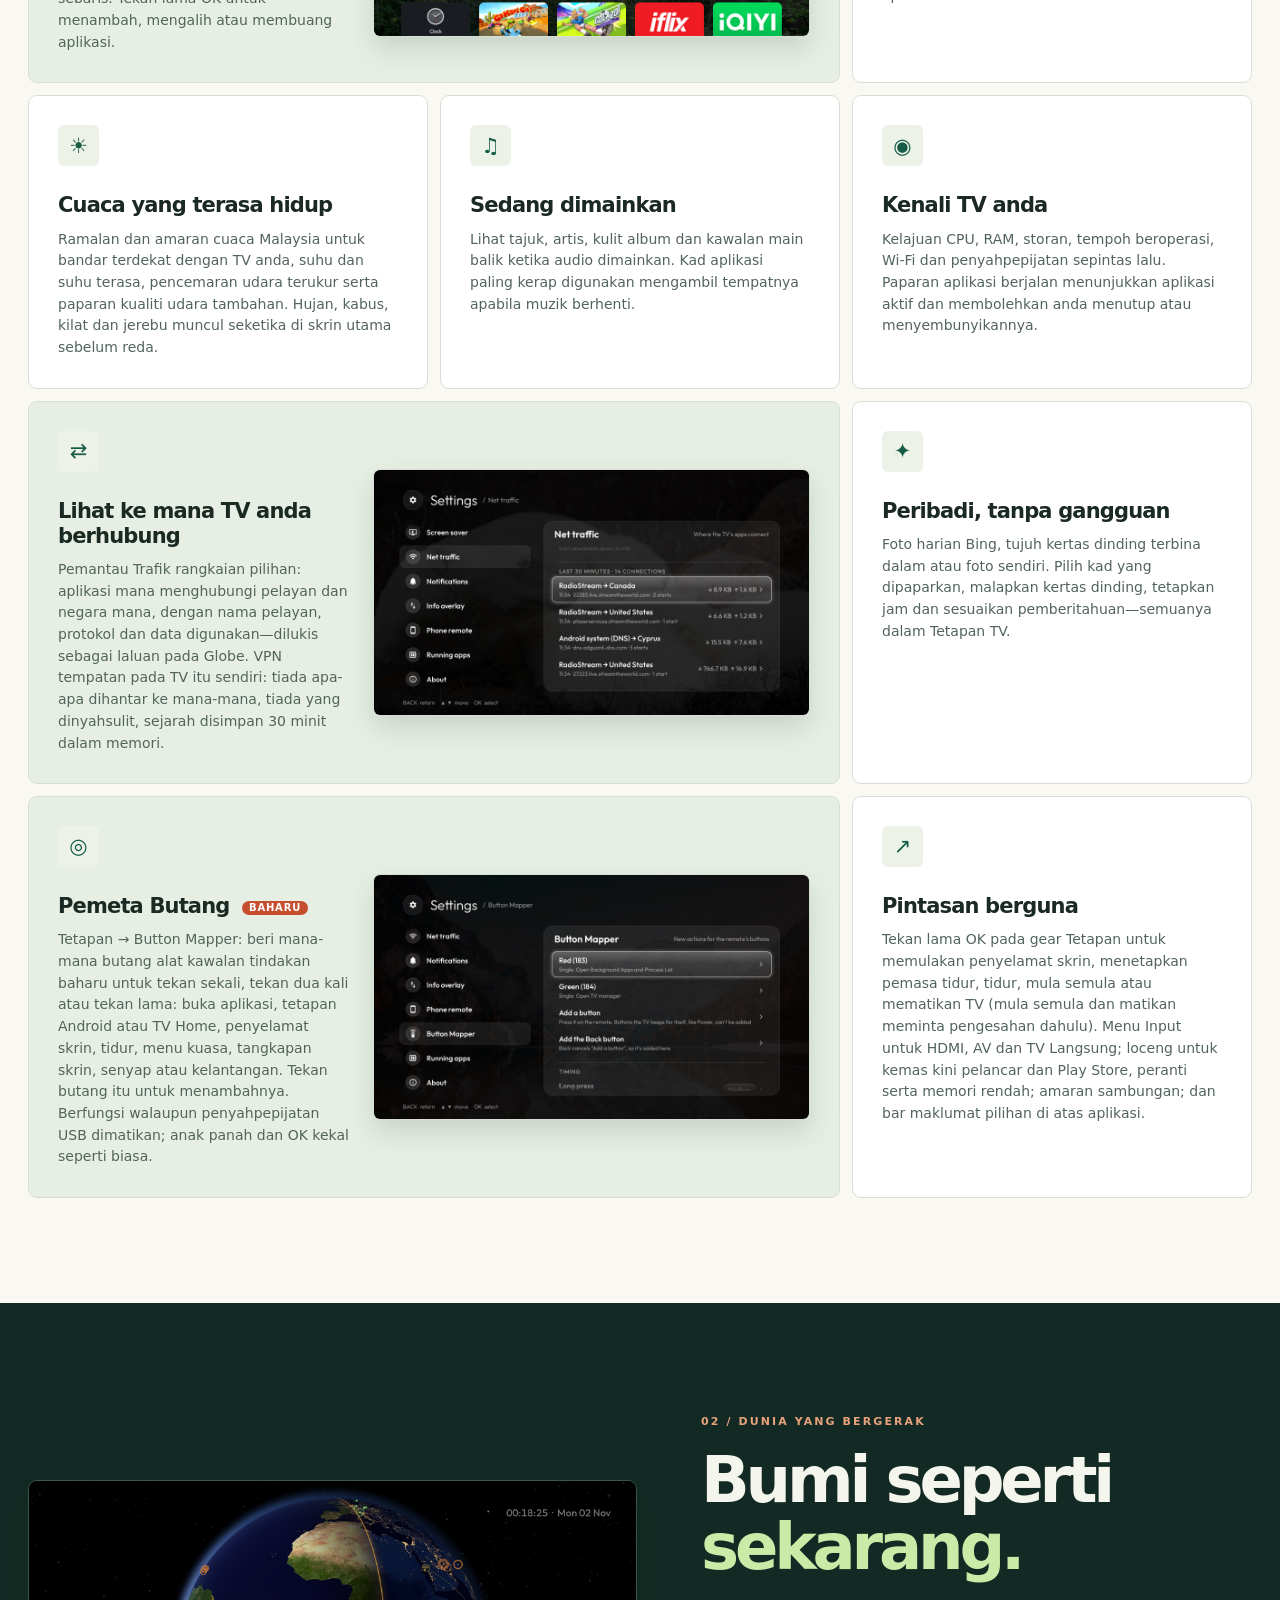
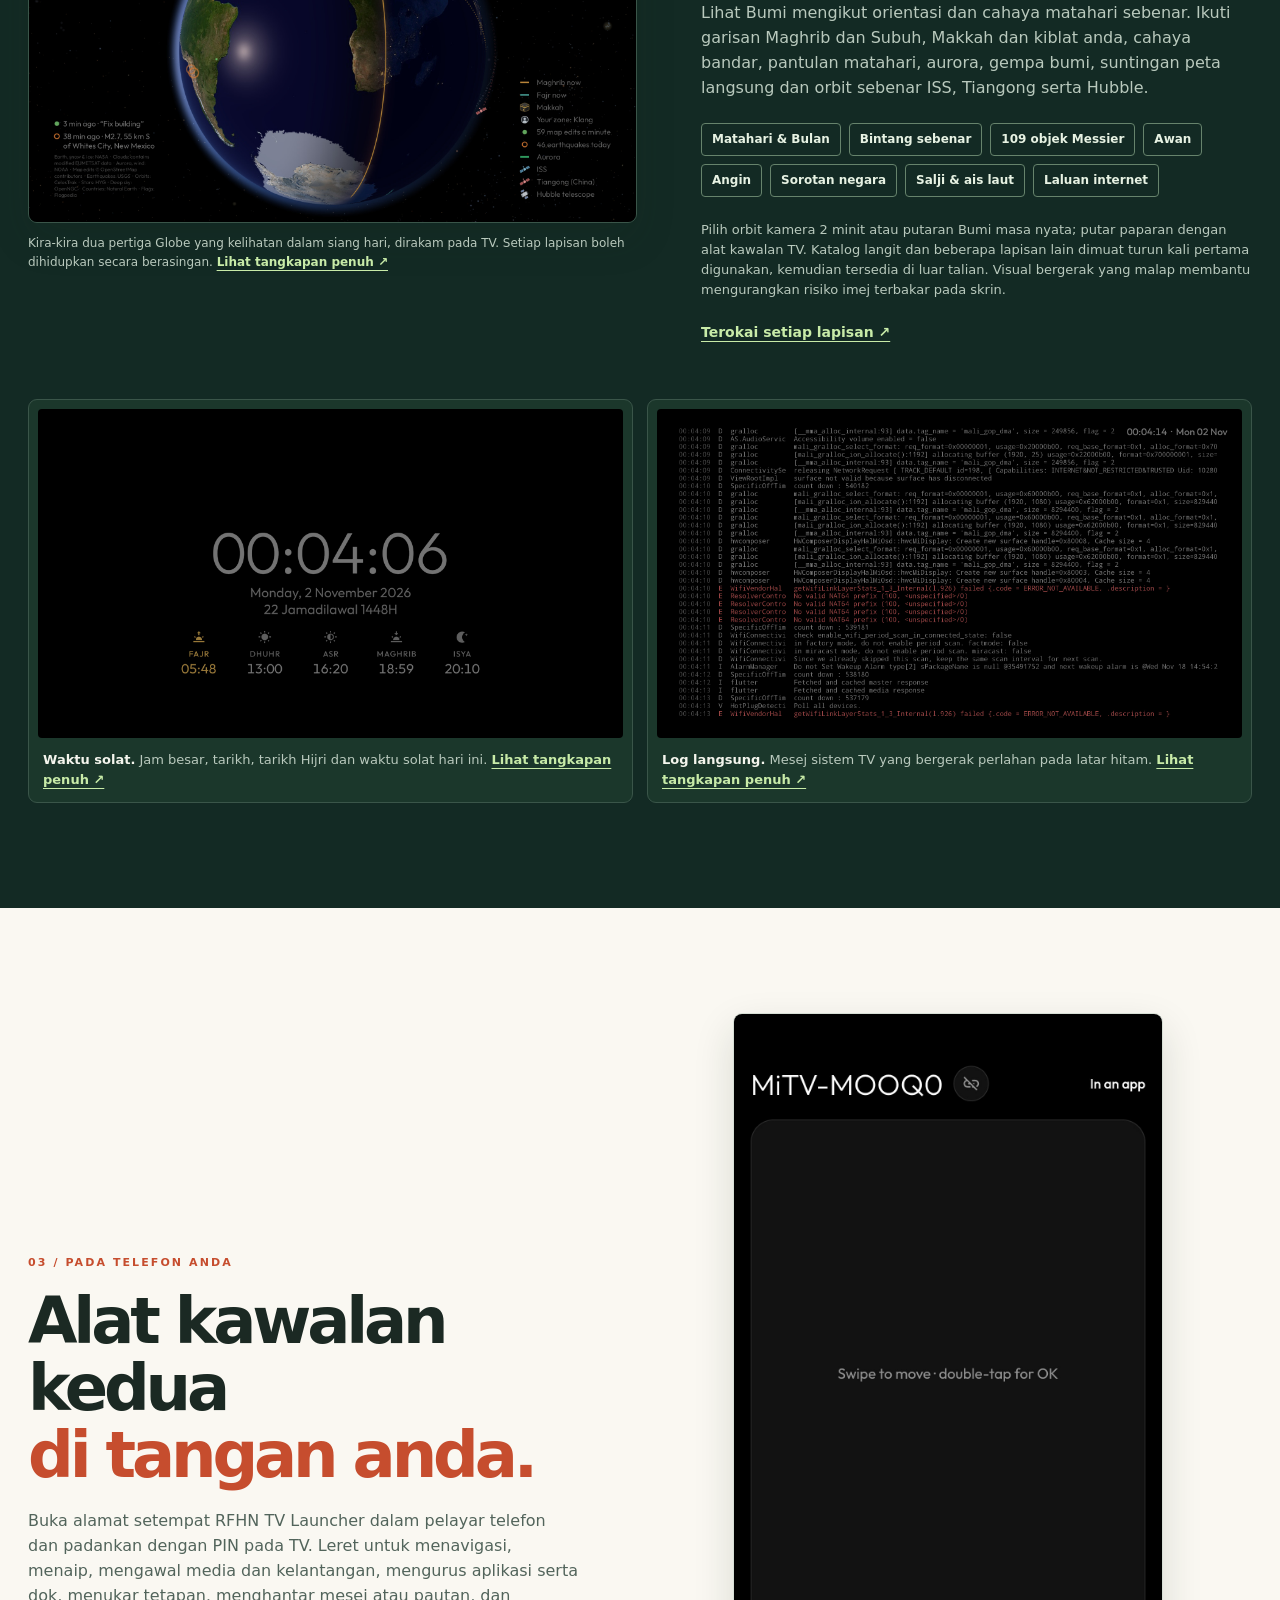
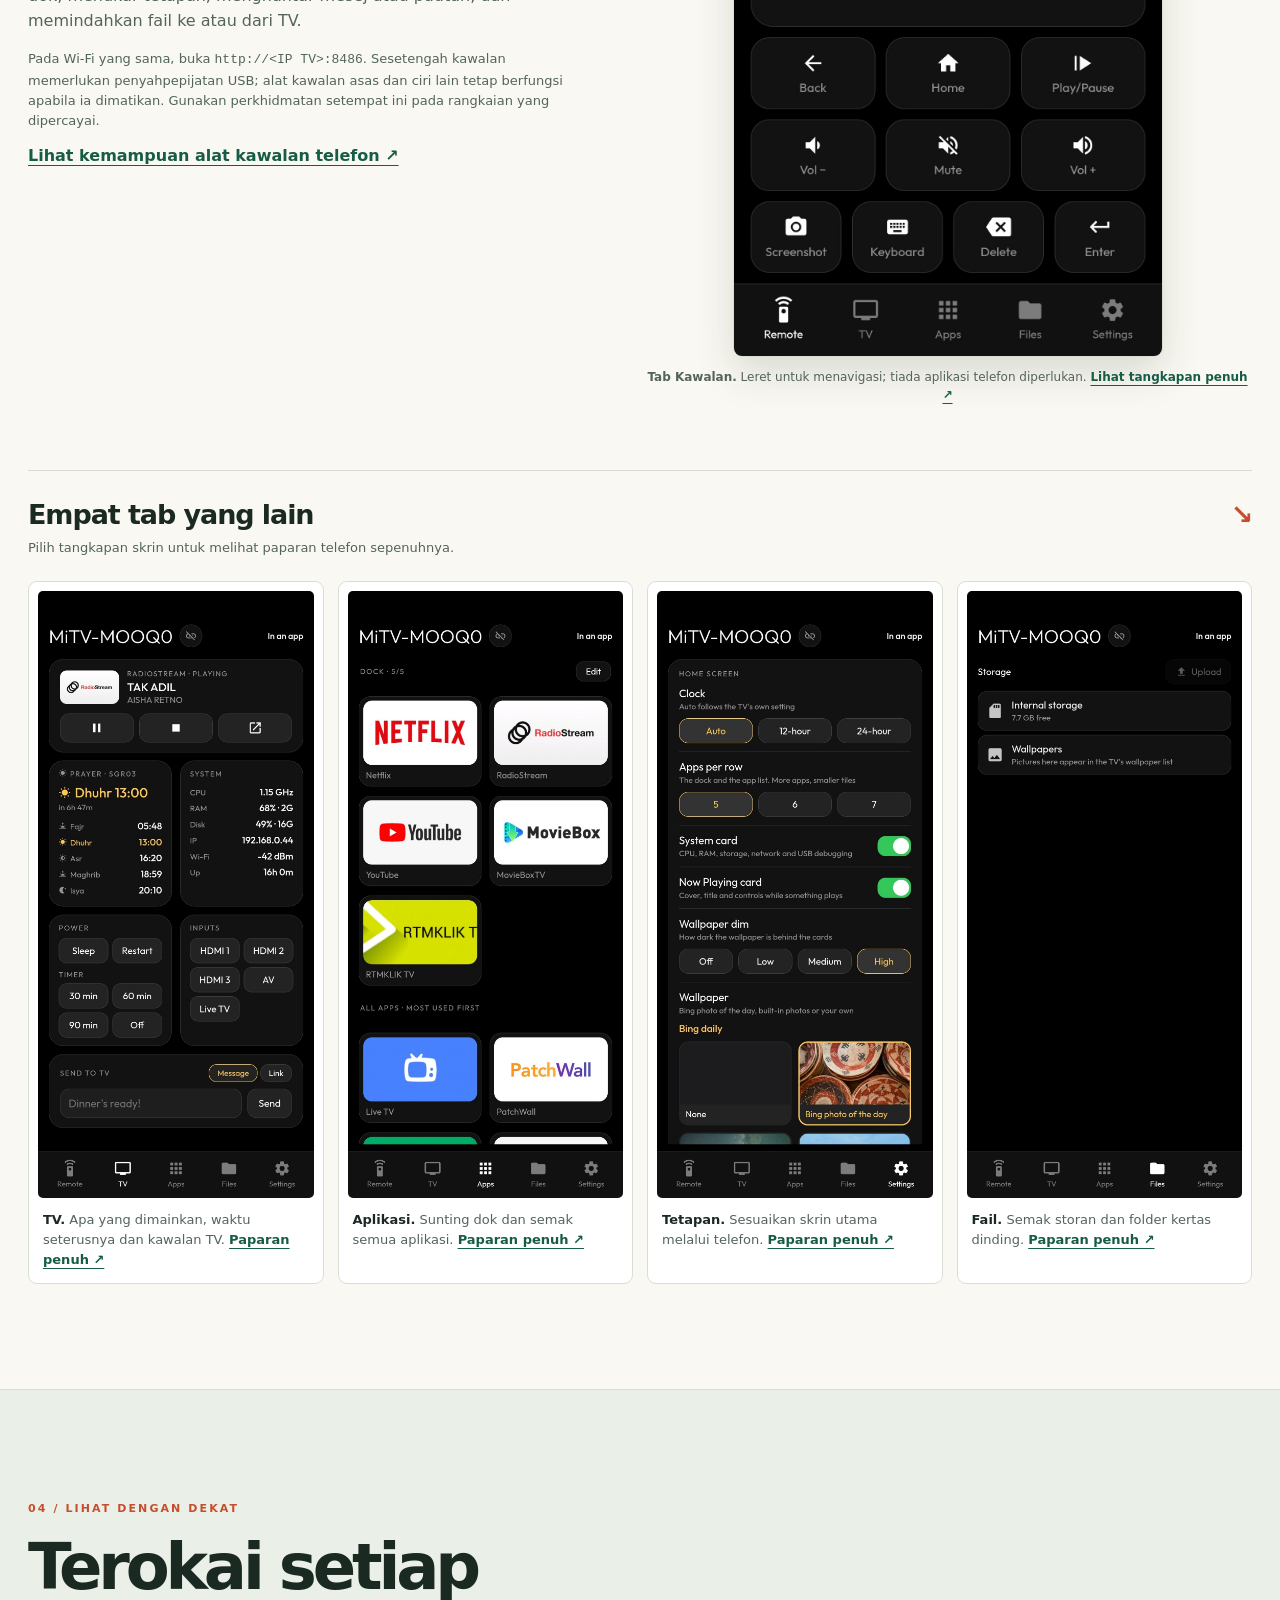
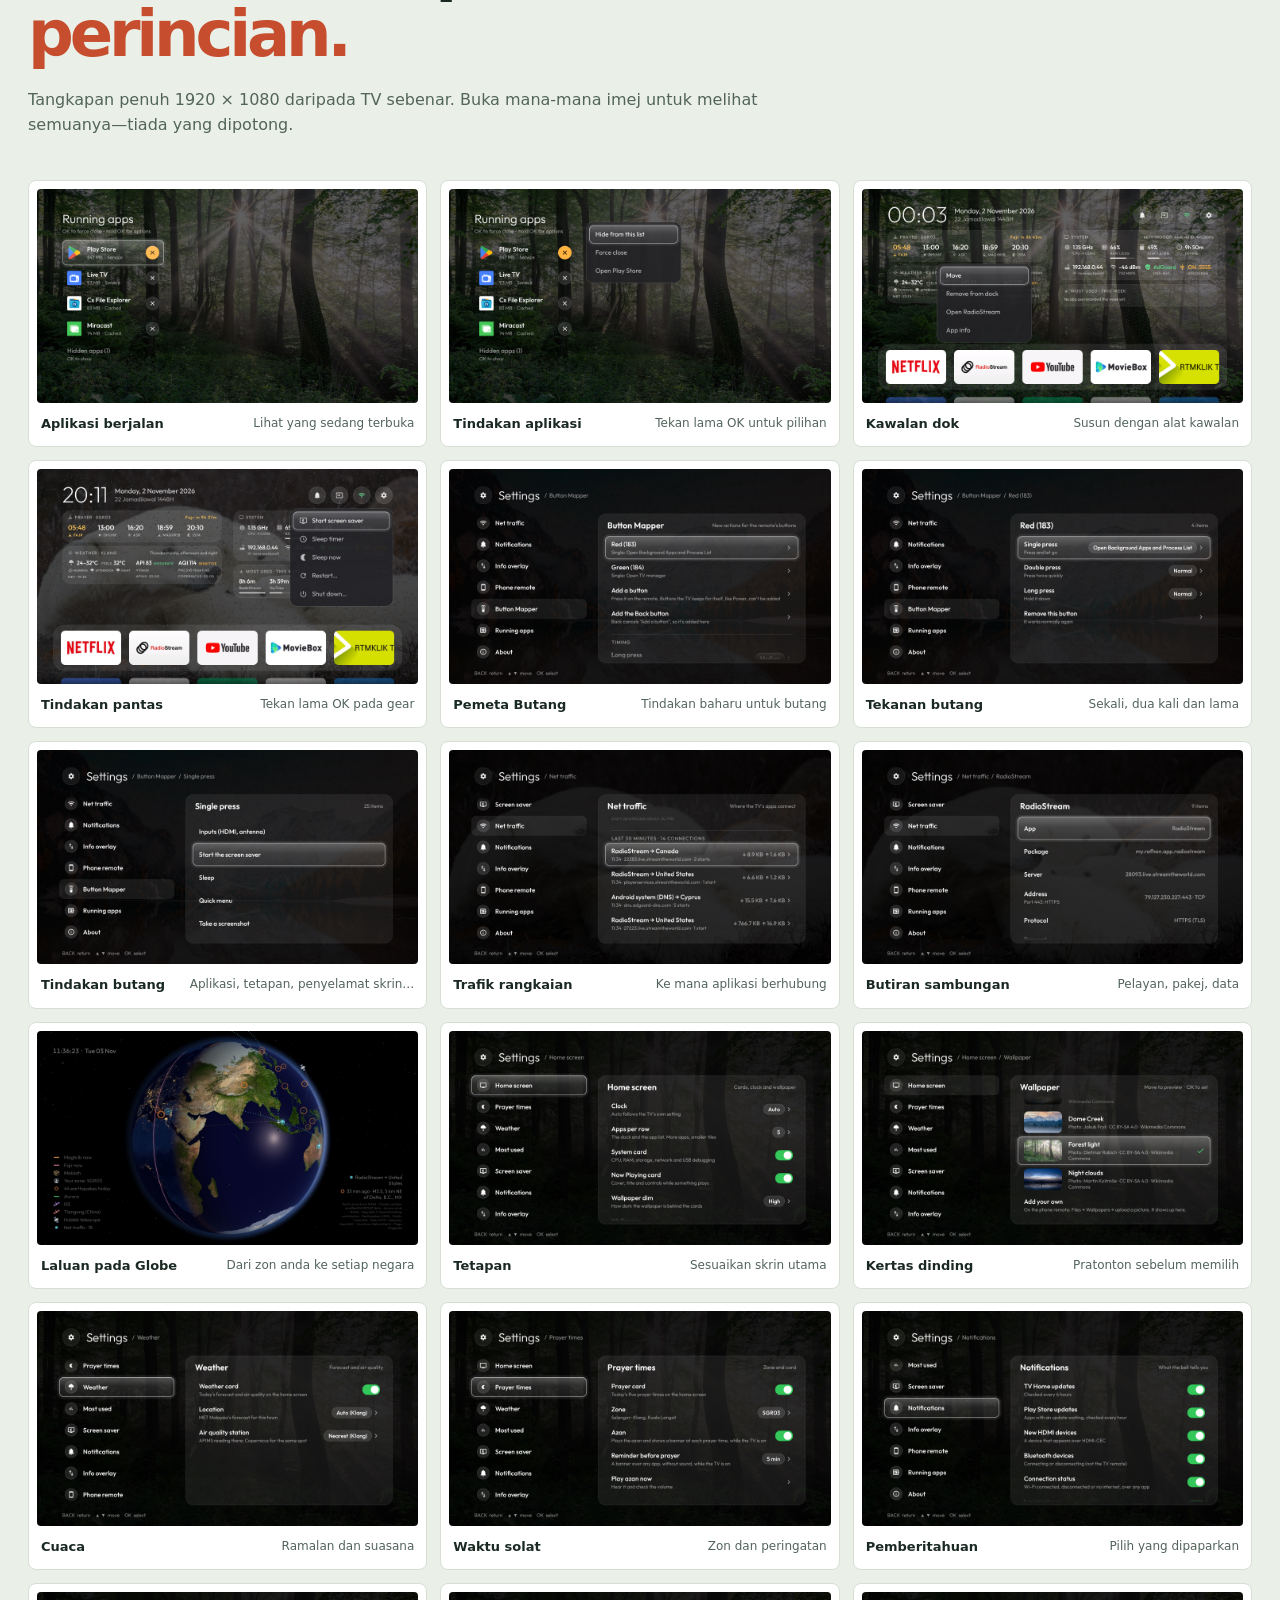
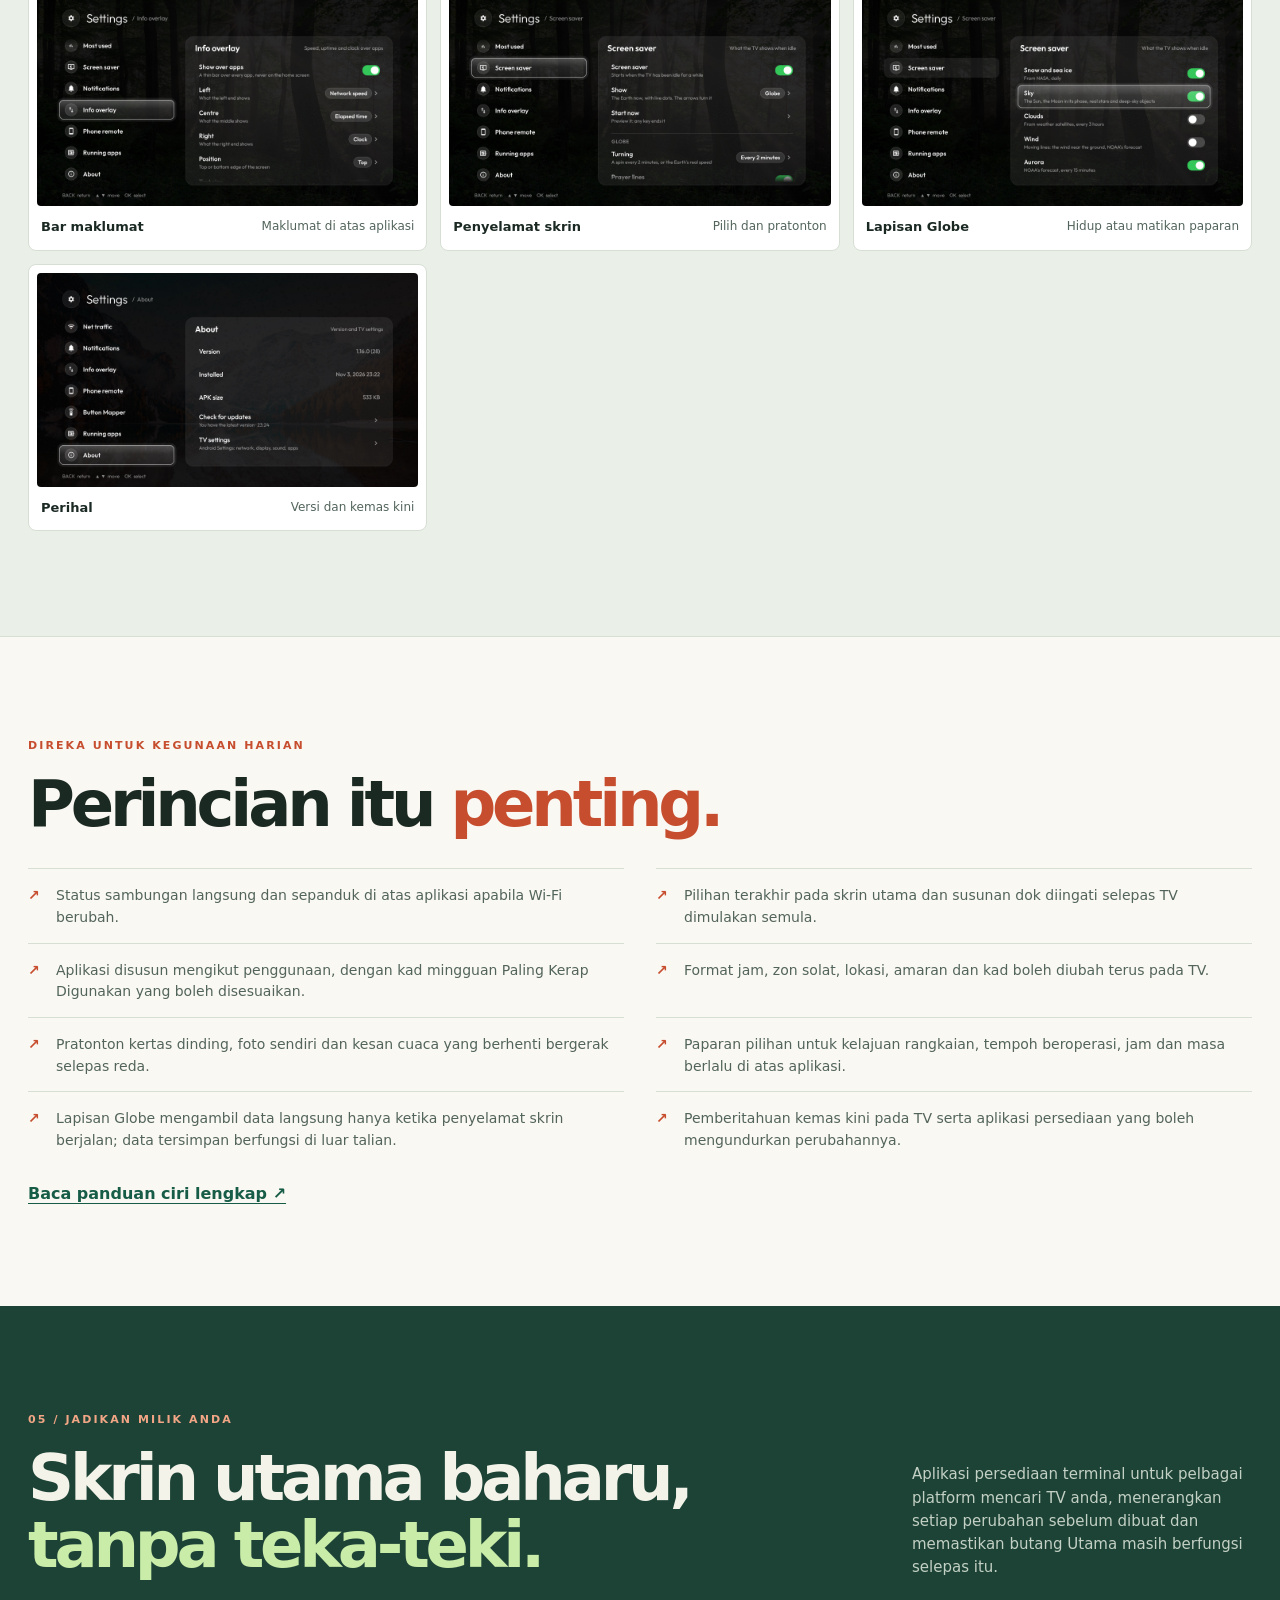
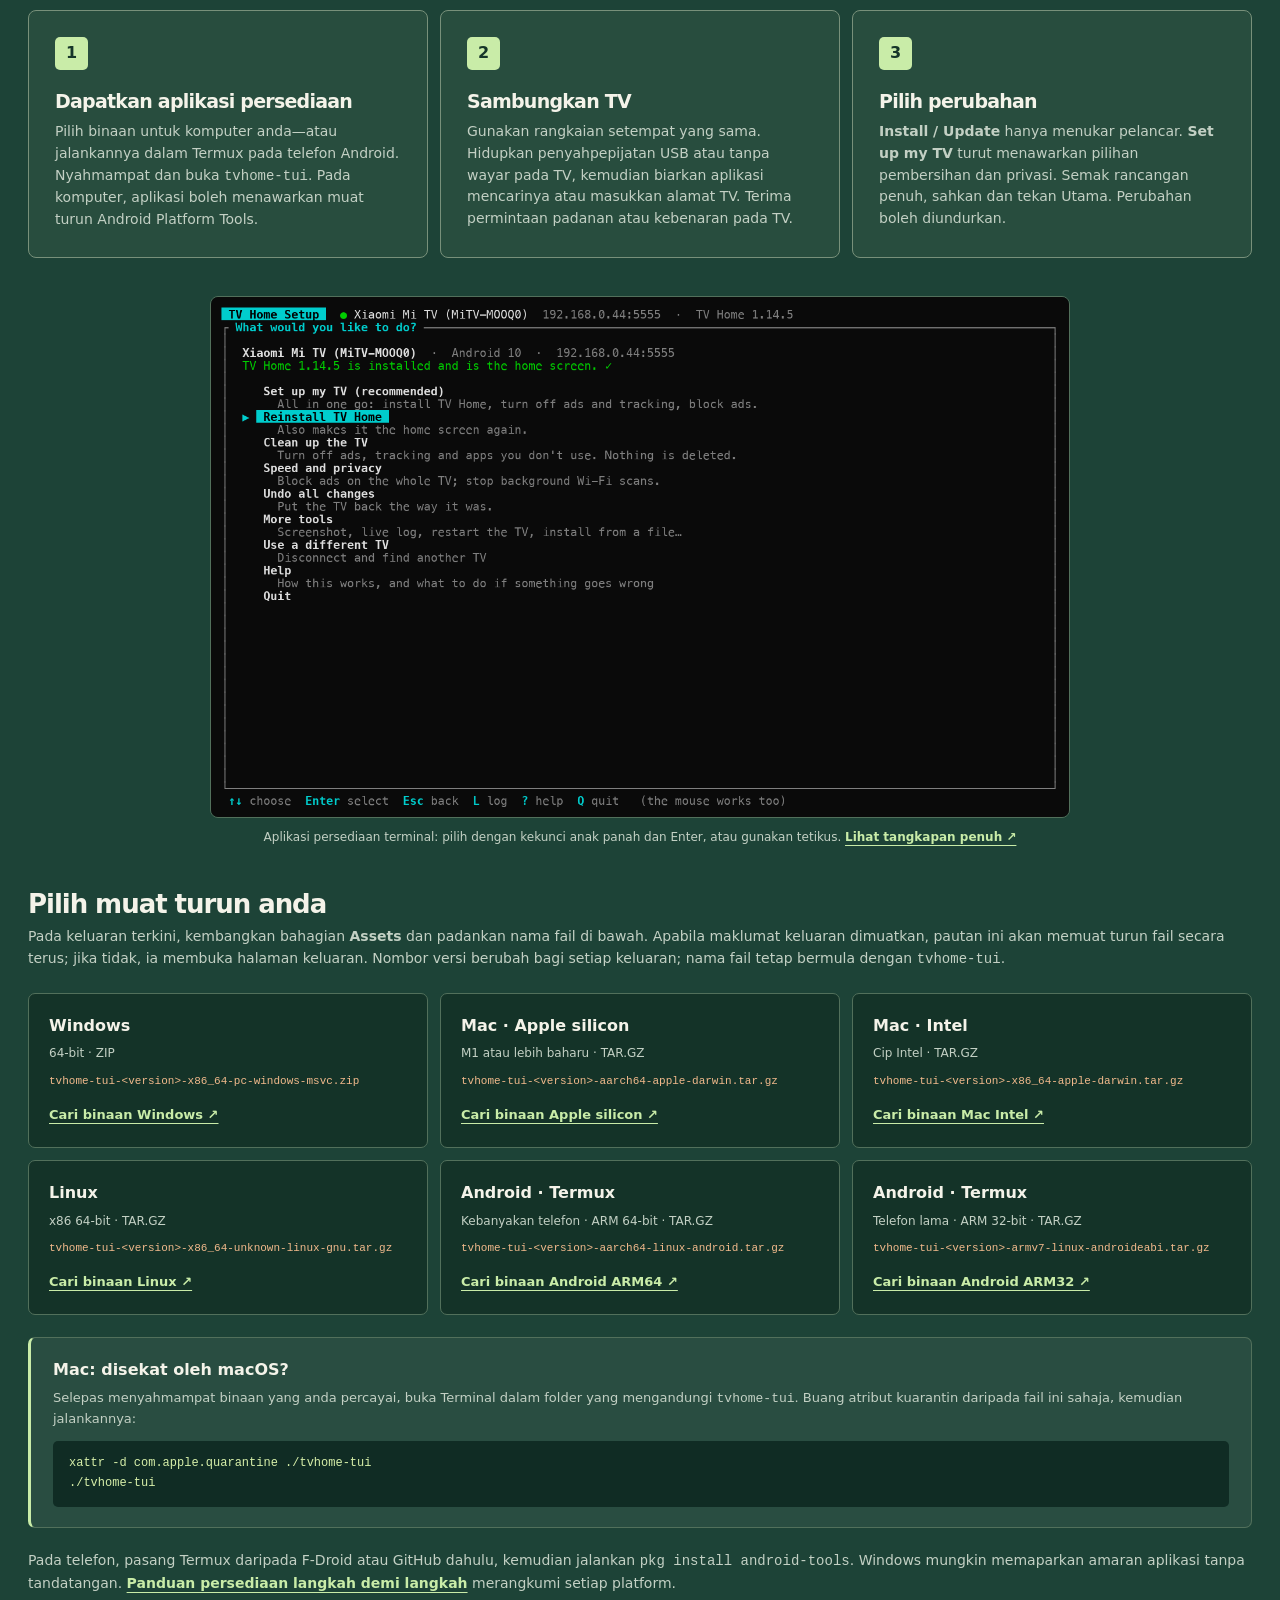
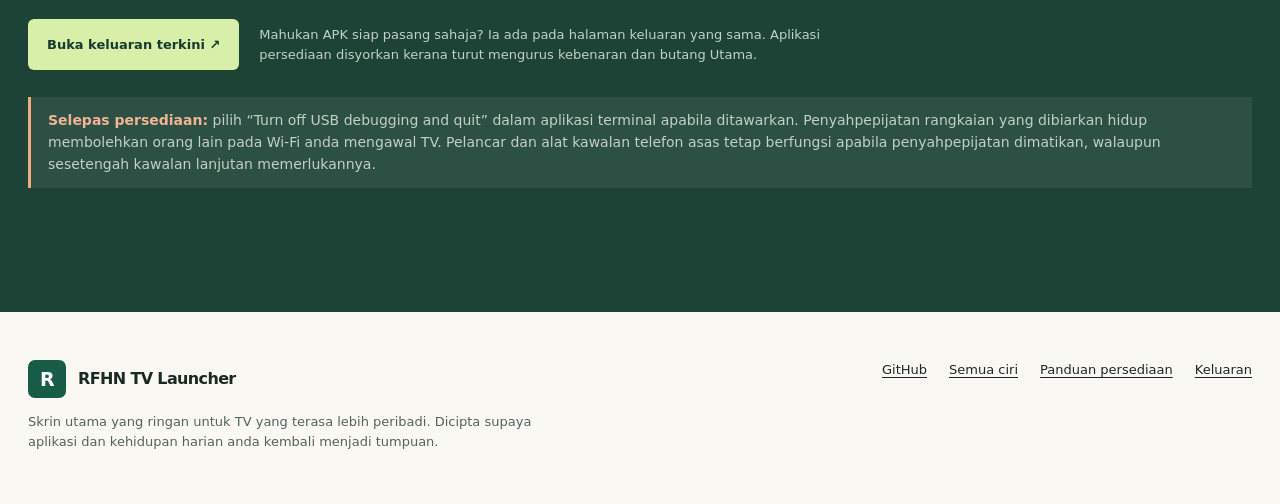
<file: docs/ms.html>
<!doctype html>
<html lang="ms">
<head>
  <meta charset="utf-8">
  <meta name="viewport" content="width=device-width, initial-scale=1">
  <meta name="theme-color" content="#faf8f2">
  <meta name="description" content="RFHN TV Launcher ialah skrin utama yang ringan dan boleh disesuaikan untuk Android TV dan Google TV, dengan cuaca, waktu solat, alat kawalan telefon dan penyelamat skrin Globe. Pasang dengan aplikasi persediaan untuk pelbagai platform.">
  <title>RFHN TV Launcher — TV anda, cara anda</title>
  <link rel="alternate" hreflang="en" href="index.html">
  <link rel="alternate" hreflang="ms" href="ms.html">
  <link rel="stylesheet" href="site.css">
</head>
<body>
  <a class="skip" href="#main">Langkau ke kandungan</a>
  <header class="site-header" id="top">
    <nav class="nav wrap" aria-label="Navigasi utama">
      <a class="brand" href="#top" aria-label="RFHN TV Launcher, kembali ke atas"><span class="brand-mark" aria-hidden="true">R</span><span>RFHN TV Launcher</span></a>
      <div class="nav-links">
        <a href="#features">Ciri-ciri</a>
        <a href="#globe">Globe</a>
        <a href="#remote">Kawalan telefon</a>
        <a class="nav-download" href="#install">Muat turun →</a>
      </div>
      <div class="language-switch" aria-label="Bahasa"><a href="index.html" lang="en">EN</a><a href="ms.html" lang="ms" aria-current="page">BM</a></div>
    </nav>
  </header>

  <main id="main">
    <div class="hero-shell">
    <div class="hero wrap">
      <div class="hero-copy">
        <span class="eyebrow">Skrin utama pilihan anda untuk Android TV</span>
        <h1>TV anda.<br><em>Cara anda.</em></h1>
        <p class="lead">Aplikasi anda, hari anda dan perkara yang penting bagi anda. Pelancar yang pantas dan peribadi untuk Android TV dan Google TV—tanpa timbunan cadangan.</p>
        <div class="actions">
          <a class="button primary" href="#install">Dapatkan pelancar <span aria-hidden="true">↗</span></a>
          <a class="button secondary" href="#features">Terokai ciri-cirinya <span aria-hidden="true">↘</span></a>
        </div>
        <p class="hero-note"><strong>Hanya bersaiz ~550 KB.</strong> Itulah keseluruhan pelancar, dengan semua cirinya. Data langsung, seperti cuaca dan peta Globe, hanya dimuat turun apabila digunakan.</p>
        <p class="hero-note"><strong>Tidak perlukan AI untuk memasang.</strong> Aplikasi persediaan mencari TV anda, menunjukkan setiap langkah sebelum dijalankan dan memastikan butang Home berfungsi selepas itu. Pilih sahaja dan tekan Enter.</p>
      </div>
      <figure class="hero-visual screen">
        <div class="screen-top"><span>01 / Skrin utama</span><span>Dirakam pada TV sebenar · 1920 × 1080</span></div>
        <a class="image-link" href="home.jpg" target="_blank" rel="noopener" aria-label="Buka tangkapan penuh skrin utama"><img src="home.jpg" width="1920" height="1080" alt="RFHN TV Launcher pada TV dengan kertas dinding hutan cerah, jam, waktu solat, cuaca, kualiti udara, status sistem, aplikasi kerap digunakan dan ikon Tetapan dipilih" fetchpriority="high"></a>
        <figcaption>Dirakam pada TV dengan ikon Tetapan dipilih. <a class="text-link" href="home.jpg" target="_blank" rel="noopener">Lihat tangkapan penuh 1920 × 1080 ↗</a></figcaption>
      </figure>
    </div>

    <div class="proof wrap" aria-label="Sepintas lalu">
      <div class="proof-item"><strong>~550 KB</strong><span>saiz APK pelancar</span></div>
      <div class="proof-item"><strong>Android 8+</strong><span>TV &amp; Google TV</span></div>
      <div class="proof-item"><strong>6 binaan</strong><span>satu persediaan berpandu</span></div>
      <div class="proof-item"><strong>3 penyelamat skrin</strong><span>termasuk planet kita</span></div>
    </div>
    </div>

    <section class="section wrap" id="features" aria-labelledby="features-title">
      <div class="section-intro">
        <span class="eyebrow">01 / Skrin utama yang bermakna</span>
        <h2 id="features-title">Yang penting,<br><em>di depan mata.</em></h2>
        <p>Direka untuk TV, bukan paparan telefon yang dibesarkan. Perkara penting hanya sejauh satu tekanan alat kawalan, dan setiap kad boleh disusun mengikut keperluan anda.</p>
      </div>
      <div class="feature-grid">
        <article class="feature span-two">
          <div><div class="icon" aria-hidden="true">▦</div><h3>Aplikasi anda, susunan anda</h3><p>Susun dok dengan alat kawalan TV. Tekan Bawah untuk membuka grid semua aplikasi yang disusun mengikut penggunaan, dengan 5, 6 atau 7 aplikasi sebaris. Tekan lama OK untuk menambah, mengalih atau membuang aplikasi.</p></div>
          <a class="image-link" href="app-grid.jpg" target="_blank" rel="noopener" aria-label="Buka tangkapan penuh semua aplikasi"><img src="app-grid.jpg" width="1920" height="1080" loading="lazy" alt="Grid semua aplikasi dengan jubin besar yang mudah dipilih pada TV"></a>
        </article>
        <article class="feature"><div class="icon" aria-hidden="true">◷</div><h3>Masa, tarikh &amp; solat</h3><p>Jam yang jelas, tarikh Hijri, lima waktu solat harian dan kiraan detik solat seterusnya. Zon JAKIM anda dikesan daripada lokasi TV, atau pilih mana-mana daripada 60 zon; azan dan peringatan awal boleh dipaparkan di atas aplikasi lain.</p></article>
        <article class="feature"><div class="icon" aria-hidden="true">☀</div><h3>Cuaca yang terasa hidup</h3><p>Ramalan dan amaran cuaca Malaysia untuk bandar terdekat dengan TV anda, suhu dan suhu terasa, pencemaran udara terukur serta paparan kualiti udara tambahan. Hujan, kabus, kilat dan jerebu muncul seketika di skrin utama sebelum reda.</p></article>
        <article class="feature"><div class="icon" aria-hidden="true">♫</div><h3>Sedang dimainkan</h3><p>Lihat tajuk, artis, kulit album dan kawalan main balik ketika audio dimainkan. Kad aplikasi paling kerap digunakan mengambil tempatnya apabila muzik berhenti.</p></article>
        <article class="feature"><div class="icon" aria-hidden="true">◉</div><h3>Kenali TV anda</h3><p>Kelajuan CPU, RAM, storan, tempoh beroperasi, Wi-Fi dan penyahpepijatan sepintas lalu. Paparan aplikasi berjalan menunjukkan aplikasi aktif dan membolehkan anda menutup atau menyembunyikannya.</p></article>
        <article class="feature span-two">
          <div><div class="icon" aria-hidden="true">⇄</div><h3>Lihat ke mana TV anda berhubung</h3><p>Pemantau Trafik rangkaian pilihan: aplikasi mana menghubungi pelayan dan negara mana, dengan nama pelayan, protokol dan data digunakan—dilukis sebagai laluan pada Globe. VPN tempatan pada TV itu sendiri: tiada apa-apa dihantar ke mana-mana, tiada yang dinyahsulit, sejarah disimpan 30 minit dalam memori.</p></div>
          <a class="image-link" href="net-traffic.jpg" target="_blank" rel="noopener" aria-label="Buka tangkapan penuh Trafik rangkaian"><img src="net-traffic.jpg" width="1920" height="1080" loading="lazy" alt="Tetapan → Trafik rangkaian: sambungan terkini, setiap satu dengan aplikasi, negara, nama pelayan dan data"></a>
        </article>
        <article class="feature"><div class="icon" aria-hidden="true">✦</div><h3>Peribadi, tanpa gangguan</h3><p>Foto harian Bing, tujuh kertas dinding terbina dalam atau foto sendiri. Pilih kad yang dipaparkan, malapkan kertas dinding, tetapkan jam dan sesuaikan pemberitahuan—semuanya dalam Tetapan TV.</p></article>
        <article class="feature span-two">
          <div><div class="icon" aria-hidden="true">◎</div><h3>Pemeta Butang <span class="new-tag">Baharu</span></h3><p>Tetapan → Button Mapper: beri mana-mana butang alat kawalan tindakan baharu untuk tekan sekali, tekan dua kali atau tekan lama: buka aplikasi, tetapan Android atau TV Home, penyelamat skrin, tidur, menu kuasa, tangkapan skrin, senyap atau kelantangan. Tekan butang itu untuk menambahnya. Berfungsi walaupun penyahpepijatan USB dimatikan; anak panah dan OK kekal seperti biasa.</p></div>
          <a class="image-link" href="button-mapper.jpg" target="_blank" rel="noopener" aria-label="Buka tangkapan penuh Pemeta Butang"><img src="button-mapper.jpg" width="1920" height="1080" loading="lazy" alt="Tetapan → Button Mapper: butang Merah (183) dan Hijau (184), setiap satu membuka aplikasi, dengan Tambah butang dan pilihan masa"></a>
        </article>
        <article class="feature"><div class="icon" aria-hidden="true">↗</div><h3>Pintasan berguna</h3><p>Tekan lama OK pada gear Tetapan untuk memulakan penyelamat skrin, menetapkan pemasa tidur, tidur, mula semula atau mematikan TV (mula semula dan matikan meminta pengesahan dahulu). Menu Input untuk HDMI, AV dan TV Langsung; loceng untuk kemas kini pelancar dan Play Store, peranti serta memori rendah; amaran sambungan; dan bar maklumat pilihan di atas aplikasi.</p></article>
      </div>
    </section>

    <section class="section globe-band" id="globe" aria-labelledby="globe-title"><div class="wrap">
      <div class="showcase">
        <figure class="media">
          <a class="image-link" href="screensaver-globe.jpg" target="_blank" rel="noopener" aria-label="Buka tangkapan penuh penyelamat skrin Globe"><img src="screensaver-globe.jpg" width="1920" height="1080" loading="lazy" alt="Globe Bumi masa nyata dengan kira-kira dua pertiga dalam siang hari merentasi Amerika Selatan, Atlantik dan Afrika barat, serta malam di Afrika timur dan Semenanjung Arab"></a>
          <figcaption>Kira-kira dua pertiga Globe yang kelihatan dalam siang hari, dirakam pada TV. Setiap lapisan boleh dihidupkan secara berasingan. <a class="text-link" href="screensaver-globe.jpg" target="_blank" rel="noopener">Lihat tangkapan penuh ↗</a></figcaption>
        </figure>
        <div>
          <span class="eyebrow">02 / Dunia yang bergerak</span>
          <h2 id="globe-title">Bumi seperti<br><em>sekarang.</em></h2>
          <p class="section-copy">Lihat Bumi mengikut orientasi dan cahaya matahari sebenar. Ikuti garisan Maghrib dan Subuh, Makkah dan kiblat anda, cahaya bandar, pantulan matahari, aurora, gempa bumi, suntingan peta langsung dan orbit sebenar ISS, Tiangong serta Hubble.</p>
          <ul class="pill-list" aria-label="Lapisan Globe pilihan"><li>Matahari &amp; Bulan</li><li>Bintang sebenar</li><li>109 objek Messier</li><li>Awan</li><li>Angin</li><li>Sorotan negara</li><li>Salji &amp; ais laut</li><li>Laluan internet</li></ul>
          <p class="muted-note">Pilih orbit kamera 2 minit atau putaran Bumi masa nyata; putar paparan dengan alat kawalan TV. Katalog langit dan beberapa lapisan lain dimuat turun kali pertama digunakan, kemudian tersedia di luar talian. Visual bergerak yang malap membantu mengurangkan risiko imej terbakar pada skrin.</p>
          <div class="inline-links"><a class="text-link" href="https://github.com/nullifye/RFHN-TV-Launcher/blob/master/docs/features.md#globe">Terokai setiap lapisan ↗</a></div>
        </div>
      </div>
      <div class="mini-gallery">
        <figure><a class="image-link" href="screensaver-prayer.jpg" target="_blank" rel="noopener" aria-label="Buka tangkapan penuh penyelamat skrin waktu solat"><img src="screensaver-prayer.jpg" width="1920" height="1080" loading="lazy" alt="Penyelamat skrin waktu solat dengan tarikh, tarikh Hijri, jam dan waktu solat"></a><figcaption><strong>Waktu solat.</strong> Jam besar, tarikh, tarikh Hijri dan waktu solat hari ini. <a class="text-link" href="screensaver-prayer.jpg" target="_blank" rel="noopener">Lihat tangkapan penuh ↗</a></figcaption></figure>
        <figure><a class="image-link" href="screensaver-log.jpg" target="_blank" rel="noopener" aria-label="Buka tangkapan penuh penyelamat skrin log langsung"><img src="screensaver-log.jpg" width="1920" height="1080" loading="lazy" alt="Penyelamat skrin log langsung dengan mesej sistem pada latar hitam"></a><figcaption><strong>Log langsung.</strong> Mesej sistem TV yang bergerak perlahan pada latar hitam. <a class="text-link" href="screensaver-log.jpg" target="_blank" rel="noopener">Lihat tangkapan penuh ↗</a></figcaption></figure>
      </div>
    </div></section>

    <section class="section wrap" id="remote" aria-labelledby="remote-title">
      <div class="showcase reverse">
        <div>
          <span class="eyebrow">03 / Pada telefon anda</span>
          <h2 id="remote-title">Alat kawalan kedua<br><em>di tangan anda.</em></h2>
          <p class="section-copy">Buka alamat setempat RFHN TV Launcher dalam pelayar telefon dan padankan dengan PIN pada TV. Leret untuk menavigasi, menaip, mengawal media dan kelantangan, mengurus aplikasi serta dok, menukar tetapan, menghantar mesej atau pautan, dan memindahkan fail ke atau dari TV.</p>
          <p class="muted-note">Pada Wi-Fi yang sama, buka <code>http://&lt;IP TV&gt;:8486</code>. Sesetengah kawalan memerlukan penyahpepijatan USB; alat kawalan asas dan ciri lain tetap berfungsi apabila ia dimatikan. Gunakan perkhidmatan setempat ini pada rangkaian yang dipercayai.</p>
          <a class="text-link" href="https://github.com/nullifye/RFHN-TV-Launcher/blob/master/docs/features.md#phone-remote">Lihat kemampuan alat kawalan telefon ↗</a>
        </div>
        <figure class="media">
          <a class="image-link" href="remote-home.jpg" target="_blank" rel="noopener" aria-label="Buka tangkapan penuh alat kawalan telefon"><img src="remote-home.jpg" width="1080" height="2376" loading="lazy" alt="Tab Kawalan dengan pad leret, Kembali, Utama, main balik, kelantangan, papan kekunci dan tangkapan skrin" style="width:min(100%, 430px); margin-inline:auto"></a>
          <figcaption style="text-align:center"><strong>Tab Kawalan.</strong> Leret untuk menavigasi; tiada aplikasi telefon diperlukan. <a class="text-link" href="remote-home.jpg" target="_blank" rel="noopener">Lihat tangkapan penuh ↗</a></figcaption>
        </figure>
      </div>
      <h3 class="gallery-heading">Empat tab yang lain <span>↘</span></h3>
      <p class="muted-note">Pilih tangkapan skrin untuk melihat paparan telefon sepenuhnya.</p>
      <div class="remote-gallery">
        <figure><a class="image-link" href="remote-tv.jpg" target="_blank" rel="noopener" aria-label="Buka tangkapan penuh tab TV"><img src="remote-tv.jpg" width="1080" height="2376" loading="lazy" alt="Tab TV dengan Sedang Dimainkan, waktu solat, butiran sistem, kawalan kuasa dan input, serta Hantar ke TV"></a><figcaption><strong>TV.</strong> Apa yang dimainkan, waktu seterusnya dan kawalan TV. <a class="text-link" href="remote-tv.jpg" target="_blank" rel="noopener">Paparan penuh ↗</a></figcaption></figure>
        <figure><a class="image-link" href="remote-apps.jpg" target="_blank" rel="noopener" aria-label="Buka tangkapan penuh tab Aplikasi"><img src="remote-apps.jpg" width="1080" height="2376" loading="lazy" alt="Tab Aplikasi dengan penyuntingan dok dan senarai aplikasi mengikut kekerapan penggunaan"></a><figcaption><strong>Aplikasi.</strong> Sunting dok dan semak semua aplikasi. <a class="text-link" href="remote-apps.jpg" target="_blank" rel="noopener">Paparan penuh ↗</a></figcaption></figure>
        <figure><a class="image-link" href="remote-settings.jpg" target="_blank" rel="noopener" aria-label="Buka tangkapan penuh tab Tetapan"><img src="remote-settings.jpg" width="1080" height="2376" loading="lazy" alt="Tab Tetapan dengan format jam, bilangan aplikasi sebaris, suis kad, pemalapan dan pilihan kertas dinding"></a><figcaption><strong>Tetapan.</strong> Sesuaikan skrin utama melalui telefon. <a class="text-link" href="remote-settings.jpg" target="_blank" rel="noopener">Paparan penuh ↗</a></figcaption></figure>
        <figure><a class="image-link" href="remote-files.jpg" target="_blank" rel="noopener" aria-label="Buka tangkapan penuh tab Fail"><img src="remote-files.jpg" width="1080" height="2376" loading="lazy" alt="Tab Fail dengan storan dalaman dan folder Kertas Dinding"></a><figcaption><strong>Fail.</strong> Semak storan dan folder kertas dinding. <a class="text-link" href="remote-files.jpg" target="_blank" rel="noopener">Paparan penuh ↗</a></figcaption></figure>
      </div>
    </section>

    <section class="section screens-band" id="screens" aria-labelledby="captures-title"><div class="wrap">
      <div class="section-intro"><span class="eyebrow">04 / Lihat dengan dekat</span><h2 id="captures-title">Terokai setiap <em>perincian.</em></h2><p>Tangkapan penuh 1920 × 1080 daripada TV sebenar. Buka mana-mana imej untuk melihat semuanya—tiada yang dipotong.</p></div>
      <div class="capture-gallery">
        <figure><a class="image-link" href="running-apps.jpg" target="_blank" rel="noopener"><img src="running-apps.jpg" width="1920" height="1080" loading="lazy" alt="Paparan aplikasi berjalan dengan jubin aplikasi TV"></a><figcaption><strong>Aplikasi berjalan</strong><span>Lihat yang sedang terbuka</span></figcaption></figure>
        <figure><a class="image-link" href="running-apps-hide.jpg" target="_blank" rel="noopener"><img src="running-apps-hide.jpg" width="1920" height="1080" loading="lazy" alt="Menu tekan lama OK untuk aplikasi berjalan, dengan pilihan sembunyikan, tutup dan buka"></a><figcaption><strong>Tindakan aplikasi</strong><span>Tekan lama OK untuk pilihan</span></figcaption></figure>
        <figure><a class="image-link" href="dock-reorder.jpg" target="_blank" rel="noopener"><img src="dock-reorder.jpg" width="1920" height="1080" loading="lazy" alt="Menu tekan lama OK untuk aplikasi dalam dok, termasuk alih dan buang daripada dok"></a><figcaption><strong>Kawalan dok</strong><span>Susun dengan alat kawalan</span></figcaption></figure>
        <figure><a class="image-link" href="quick-actions.jpg" target="_blank" rel="noopener"><img src="quick-actions.jpg" width="1920" height="1080" loading="lazy" alt="Menu tindakan pantas di bawah gear Tetapan: mulakan penyelamat skrin, pemasa tidur, tidur sekarang, mula semula dan matikan"></a><figcaption><strong>Tindakan pantas</strong><span>Tekan lama OK pada gear</span></figcaption></figure>
        <figure><a class="image-link" href="button-mapper.jpg" target="_blank" rel="noopener"><img src="button-mapper.jpg" width="1920" height="1080" loading="lazy" alt="Tetapan → Button Mapper: butang Merah (183) dan Hijau (184) dengan tindakannya, Tambah butang, Tambah butang Kembali dan pilihan masa"></a><figcaption><strong>Pemeta Butang</strong><span>Tindakan baharu untuk butang</span></figcaption></figure>
        <figure><a class="image-link" href="button-mapper-button.jpg" target="_blank" rel="noopener"><img src="button-mapper-button.jpg" width="1920" height="1080" loading="lazy" alt="Halaman butang Merah (183): tekan sekali membuka aplikasi, tekan dua kali dan tekan lama Normal, serta Buang butang ini"></a><figcaption><strong>Tekanan butang</strong><span>Sekali, dua kali dan lama</span></figcaption></figure>
        <figure><a class="image-link" href="button-mapper-actions.jpg" target="_blank" rel="noopener"><img src="button-mapper-actions.jpg" width="1920" height="1080" loading="lazy" alt="Tindakan untuk satu tekanan: Input, Mulakan penyelamat skrin, Tidur, Menu pantas, Ambil tangkapan skrin dan lain-lain"></a><figcaption><strong>Tindakan butang</strong><span>Aplikasi, tetapan, penyelamat skrin…</span></figcaption></figure>
        <figure><a class="image-link" href="net-traffic.jpg" target="_blank" rel="noopener"><img src="net-traffic.jpg" width="1920" height="1080" loading="lazy" alt="Tetapan → Trafik rangkaian: Hentikan tangkapan, Kosongkan sejarah dan sambungan terkini, setiap satu dengan aplikasi, negara, nama pelayan dan data"></a><figcaption><strong>Trafik rangkaian</strong><span>Ke mana aplikasi berhubung</span></figcaption></figure>
        <figure><a class="image-link" href="net-traffic-detail.jpg" target="_blank" rel="noopener"><img src="net-traffic-detail.jpg" width="1920" height="1080" loading="lazy" alt="Butiran satu sambungan: aplikasi, pakej, pelayan, alamat, protokol, permintaan, negara, masa dan data"></a><figcaption><strong>Butiran sambungan</strong><span>Pelayan, pakej, data</span></figcaption></figure>
        <figure><a class="image-link" href="net-traffic-globe.jpg" target="_blank" rel="noopener"><img src="net-traffic-globe.jpg" width="1920" height="1080" loading="lazy" alt="Penyelamat skrin Globe dengan laluan bertitik sian melengkung dari Malaysia ke Eropah, Amerika Syarikat dan Australia, serta Trafik rangkaian dalam petunjuk"></a><figcaption><strong>Laluan pada Globe</strong><span>Dari zon anda ke setiap negara</span></figcaption></figure>
        <figure><a class="image-link" href="settings.jpg" target="_blank" rel="noopener"><img src="settings.jpg" width="1920" height="1080" loading="lazy" alt="Tetapan pelancar dengan kategori skrin utama, solat, cuaca dan lain-lain"></a><figcaption><strong>Tetapan</strong><span>Sesuaikan skrin utama</span></figcaption></figure>
        <figure><a class="image-link" href="wallpapers.jpg" target="_blank" rel="noopener"><img src="wallpapers.jpg" width="1920" height="1080" loading="lazy" alt="Pemilih kertas dinding dengan latar terbina dalam dan pratonton"></a><figcaption><strong>Kertas dinding</strong><span>Pratonton sebelum memilih</span></figcaption></figure>
        <figure><a class="image-link" href="settings-weather.jpg" target="_blank" rel="noopener"><img src="settings-weather.jpg" width="1920" height="1080" loading="lazy" alt="Tetapan cuaca termasuk ramalan, kualiti udara dan kesan cuaca"></a><figcaption><strong>Cuaca</strong><span>Ramalan dan suasana</span></figcaption></figure>
        <figure><a class="image-link" href="settings-prayer.jpg" target="_blank" rel="noopener"><img src="settings-prayer.jpg" width="1920" height="1080" loading="lazy" alt="Tetapan waktu solat dengan zon, peringatan dan pilihan azan"></a><figcaption><strong>Waktu solat</strong><span>Zon dan peringatan</span></figcaption></figure>
        <figure><a class="image-link" href="settings-notifications.jpg" target="_blank" rel="noopener"><img src="settings-notifications.jpg" width="1920" height="1080" loading="lazy" alt="Tetapan pemberitahuan untuk kemas kini pelancar dan amaran TV"></a><figcaption><strong>Pemberitahuan</strong><span>Pilih yang dipaparkan</span></figcaption></figure>
        <figure><a class="image-link" href="settings-overlay.jpg" target="_blank" rel="noopener"><img src="settings-overlay.jpg" width="1920" height="1080" loading="lazy" alt="Tetapan bar maklumat pilihan yang dipaparkan di atas aplikasi lain"></a><figcaption><strong>Bar maklumat</strong><span>Maklumat di atas aplikasi</span></figcaption></figure>
        <figure><a class="image-link" href="settings-screensaver.jpg" target="_blank" rel="noopener"><img src="settings-screensaver.jpg" width="1920" height="1080" loading="lazy" alt="Tetapan penyelamat skrin dengan pilihan, mula sekarang dan lapisan Globe"></a><figcaption><strong>Penyelamat skrin</strong><span>Pilih dan pratonton</span></figcaption></figure>
        <figure><a class="image-link" href="settings-globe-layers.jpg" target="_blank" rel="noopener"><img src="settings-globe-layers.jpg" width="1920" height="1080" loading="lazy" alt="Suis lapisan penyelamat skrin Globe dalam Tetapan"></a><figcaption><strong>Lapisan Globe</strong><span>Hidup atau matikan paparan</span></figcaption></figure>
        <figure><a class="image-link" href="settings-about.jpg" target="_blank" rel="noopener"><img src="settings-about.jpg" width="1920" height="1080" loading="lazy" alt="Halaman Perihal dengan versi 1.16.0, masa dipasang, saiz APK, Semak kemas kini dan tetapan TV"></a><figcaption><strong>Perihal</strong><span>Versi dan kemas kini</span></figcaption></figure>
      </div>
    </div></section>

    <section class="small-section wrap" aria-labelledby="more-title">
      <span class="eyebrow">Direka untuk kegunaan harian</span>
      <h2 id="more-title">Perincian itu <em>penting.</em></h2>
      <ul class="check-grid">
        <li>Status sambungan langsung dan sepanduk di atas aplikasi apabila Wi-Fi berubah.</li>
        <li>Pilihan terakhir pada skrin utama dan susunan dok diingati selepas TV dimulakan semula.</li>
        <li>Aplikasi disusun mengikut penggunaan, dengan kad mingguan Paling Kerap Digunakan yang boleh disesuaikan.</li>
        <li>Format jam, zon solat, lokasi, amaran dan kad boleh diubah terus pada TV.</li>
        <li>Pratonton kertas dinding, foto sendiri dan kesan cuaca yang berhenti bergerak selepas reda.</li>
        <li>Paparan pilihan untuk kelajuan rangkaian, tempoh beroperasi, jam dan masa berlalu di atas aplikasi.</li>
        <li>Lapisan Globe mengambil data langsung hanya ketika penyelamat skrin berjalan; data tersimpan berfungsi di luar talian.</li>
        <li>Pemberitahuan kemas kini pada TV serta aplikasi persediaan yang boleh mengundurkan perubahannya.</li>
      </ul>
      <p style="margin-top:30px"><a class="text-link" href="https://github.com/nullifye/RFHN-TV-Launcher/blob/master/docs/features.md">Baca panduan ciri lengkap ↗</a></p>
    </section>

    <section class="install-band" id="install" aria-labelledby="install-title">
      <div class="install-inner wrap">
        <span class="eyebrow">05 / Jadikan milik anda</span>
        <div class="install-head"><h2 id="install-title">Skrin utama baharu,<br><em>tanpa teka-teki.</em></h2><p>Aplikasi persediaan terminal untuk pelbagai platform mencari TV anda, menerangkan setiap perubahan sebelum dibuat dan memastikan butang Utama masih berfungsi selepas itu.</p></div>
        <div class="steps">
          <article class="step"><span class="step-number">1</span><h3>Dapatkan aplikasi persediaan</h3><p>Pilih binaan untuk komputer anda—atau jalankannya dalam Termux pada telefon Android. Nyahmampat dan buka <code>tvhome-tui</code>. Pada komputer, aplikasi boleh menawarkan muat turun Android Platform Tools.</p></article>
          <article class="step"><span class="step-number">2</span><h3>Sambungkan TV</h3><p>Gunakan rangkaian setempat yang sama. Hidupkan penyahpepijatan USB atau tanpa wayar pada TV, kemudian biarkan aplikasi mencarinya atau masukkan alamat TV. Terima permintaan padanan atau kebenaran pada TV.</p></article>
          <article class="step"><span class="step-number">3</span><h3>Pilih perubahan</h3><p><strong>Install / Update</strong> hanya menukar pelancar. <strong>Set up my TV</strong> turut menawarkan pilihan pembersihan dan privasi. Semak rancangan penuh, sahkan dan tekan Utama. Perubahan boleh diundurkan.</p></article>
        </div>
        <figure class="tui-shot"><a class="image-link" href="tui.png" target="_blank" rel="noopener" aria-label="Buka tangkapan penuh aplikasi persediaan terminal"><img src="tui.png" width="1476" height="894" loading="lazy" alt="Menu utama aplikasi persediaan RFHN TV Launcher 1.14.5 dengan pemasangan berpandu, pembersihan dan pilihan undur"></a><figcaption>Aplikasi persediaan terminal: pilih dengan kekunci anak panah dan Enter, atau gunakan tetikus. <a class="text-link" href="tui.png" target="_blank" rel="noopener">Lihat tangkapan penuh ↗</a></figcaption></figure>
        <div class="platforms" aria-labelledby="platforms-title">
          <h3 id="platforms-title">Pilih muat turun anda</h3>
          <p>Pada keluaran terkini, kembangkan bahagian <strong>Assets</strong> dan padankan nama fail di bawah. Apabila maklumat keluaran dimuatkan, pautan ini akan memuat turun fail secara terus; jika tidak, ia membuka halaman keluaran. Nombor versi berubah bagi setiap keluaran; nama fail tetap bermula dengan <code>tvhome-tui</code>.</p>
          <div class="platform-grid">
            <div class="platform" data-asset-suffix="-x86_64-pc-windows-msvc.zip"><strong>Windows</strong><span>64-bit · ZIP</span><code>tvhome-tui-&lt;version&gt;-x86_64-pc-windows-msvc.zip</code><a href="https://github.com/nullifye/RFHN-TV-Launcher/releases/latest">Cari binaan Windows ↗</a></div>
            <div class="platform" data-asset-suffix="-aarch64-apple-darwin.tar.gz"><strong>Mac · Apple silicon</strong><span>M1 atau lebih baharu · TAR.GZ</span><code>tvhome-tui-&lt;version&gt;-aarch64-apple-darwin.tar.gz</code><a href="https://github.com/nullifye/RFHN-TV-Launcher/releases/latest">Cari binaan Apple silicon ↗</a></div>
            <div class="platform" data-asset-suffix="-x86_64-apple-darwin.tar.gz"><strong>Mac · Intel</strong><span>Cip Intel · TAR.GZ</span><code>tvhome-tui-&lt;version&gt;-x86_64-apple-darwin.tar.gz</code><a href="https://github.com/nullifye/RFHN-TV-Launcher/releases/latest">Cari binaan Mac Intel ↗</a></div>
            <div class="platform" data-asset-suffix="-x86_64-unknown-linux-gnu.tar.gz"><strong>Linux</strong><span>x86 64-bit · TAR.GZ</span><code>tvhome-tui-&lt;version&gt;-x86_64-unknown-linux-gnu.tar.gz</code><a href="https://github.com/nullifye/RFHN-TV-Launcher/releases/latest">Cari binaan Linux ↗</a></div>
            <div class="platform" data-asset-suffix="-aarch64-linux-android.tar.gz"><strong>Android · Termux</strong><span>Kebanyakan telefon · ARM 64-bit · TAR.GZ</span><code>tvhome-tui-&lt;version&gt;-aarch64-linux-android.tar.gz</code><a href="https://github.com/nullifye/RFHN-TV-Launcher/releases/latest">Cari binaan Android ARM64 ↗</a></div>
            <div class="platform" data-asset-suffix="-armv7-linux-androideabi.tar.gz"><strong>Android · Termux</strong><span>Telefon lama · ARM 32-bit · TAR.GZ</span><code>tvhome-tui-&lt;version&gt;-armv7-linux-androideabi.tar.gz</code><a href="https://github.com/nullifye/RFHN-TV-Launcher/releases/latest">Cari binaan Android ARM32 ↗</a></div>
          </div>
          <div class="mac-tip"><strong>Mac: disekat oleh macOS?</strong><p>Selepas menyahmampat binaan yang anda percayai, buka Terminal dalam folder yang mengandungi <code>tvhome-tui</code>. Buang atribut kuarantin daripada fail ini sahaja, kemudian jalankannya:</p><pre><code>xattr -d com.apple.quarantine ./tvhome-tui
./tvhome-tui</code></pre></div>
          <p>Pada telefon, pasang Termux daripada F-Droid atau GitHub dahulu, kemudian jalankan <code>pkg install android-tools</code>. Windows mungkin memaparkan amaran aplikasi tanpa tandatangan. <a class="text-link" href="https://github.com/nullifye/RFHN-TV-Launcher/blob/master/docs/tui.md">Panduan persediaan langkah demi langkah</a> merangkumi setiap platform.</p>
          <div class="install-foot"><a class="button primary" href="https://github.com/nullifye/RFHN-TV-Launcher/releases/latest">Buka keluaran terkini ↗</a><p>Mahukan APK siap pasang sahaja? Ia ada pada halaman keluaran yang sama. Aplikasi persediaan disyorkan kerana turut mengurus kebenaran dan butang Utama.</p></div>
          <p class="security"><strong>Selepas persediaan:</strong> pilih “Turn off USB debugging and quit” dalam aplikasi terminal apabila ditawarkan. Penyahpepijatan rangkaian yang dibiarkan hidup membolehkan orang lain pada Wi-Fi anda mengawal TV. Pelancar dan alat kawalan telefon asas tetap berfungsi apabila penyahpepijatan dimatikan, walaupun sesetengah kawalan lanjutan memerlukannya.</p>
        </div>
      </div>
    </section>
  </main>

  <footer><div class="footer-inner wrap"><div><a class="brand" href="#top"><span class="brand-mark" aria-hidden="true">R</span><span>RFHN TV Launcher</span></a><p>Skrin utama yang ringan untuk TV yang terasa lebih peribadi. Dicipta supaya aplikasi dan kehidupan harian anda kembali menjadi tumpuan.</p></div><nav aria-label="Pautan lanjut"><a href="https://github.com/nullifye/RFHN-TV-Launcher">GitHub</a><a href="https://github.com/nullifye/RFHN-TV-Launcher/blob/master/docs/features.md">Semua ciri</a><a href="https://github.com/nullifye/RFHN-TV-Launcher/blob/master/docs/tui.md">Panduan persediaan</a><a href="https://github.com/nullifye/RFHN-TV-Launcher/releases/latest">Keluaran</a></nav></div></footer>
  <a class="back-to-top" href="#top" aria-label="Kembali ke atas" hidden><span aria-hidden="true">↑</span></a>
  <script>
    const backToTop = document.querySelector('.back-to-top');
    const updateBackToTop = () => { backToTop.hidden = window.scrollY < 600; };
    window.addEventListener('scroll', updateBackToTop, { passive: true });
    updateBackToTop();

    // Progressive enhancement: the release page remains usable if the API is unavailable.
    fetch('https://api.github.com/repos/nullifye/RFHN-TV-Launcher/releases/latest', { headers: { Accept: 'application/vnd.github+json' } })
      .then(response => { if (!response.ok) throw new Error('Release unavailable'); return response.json(); })
      .then(release => {
        if (!Array.isArray(release.assets)) return;
        document.querySelectorAll('[data-asset-suffix]').forEach(platform => {
          const asset = release.assets.find(item => item.name?.startsWith('tvhome-tui-') && item.name.endsWith(platform.dataset.assetSuffix));
          if (!asset?.browser_download_url) return;
          platform.querySelector('code').textContent = asset.name;
          const link = platform.querySelector('a');
          link.href = asset.browser_download_url;
           link.textContent = link.textContent.replace('Cari', 'Muat turun');
        });
      })
      .catch(() => {});
  </script>
</body>
</html>
</file>
<file: docs/site.css>
:root {
  color-scheme: light;
  --bg: #faf8f2;
  --paper: #ffffff;
  --soft: #edf2e9;
  --line: #d7dfd5;
  --text: #1b2923;
  --muted: #52645b;
  --green: #175c47;
  --accent: #c64d2e;
  --max: 1240px;
  font-family: Inter, ui-sans-serif, system-ui, -apple-system, BlinkMacSystemFont, "Segoe UI", sans-serif;
}
* { box-sizing: border-box; }
html { scroll-behavior: smooth; }
body { margin: 0; background: var(--bg); color: var(--text); line-height: 1.55; }
a { color: inherit; }
a:hover { color: var(--accent); }
img { display: block; max-width: 100%; }
button, a { -webkit-tap-highlight-color: transparent; }
:focus-visible { outline: 3px solid var(--accent); outline-offset: 4px; }
.skip { position: absolute; left: 16px; top: -80px; z-index: 30; padding: 10px 16px; background: var(--green); color: #fff; border-radius: 6px; }
.skip:focus { top: 12px; }
.wrap { width: min(calc(100% - 56px), var(--max)); margin-inline: auto; }
.site-header { background: var(--bg); border-bottom: 1px solid var(--line); }
.nav { min-height: 82px; display: flex; align-items: center; justify-content: space-between; gap: 24px; }
.brand { display: inline-flex; align-items: center; gap: 12px; text-decoration: none; color: var(--text); font-weight: 800; letter-spacing: -.04em; white-space: nowrap; }
.brand-mark { display: grid; place-items: center; width: 38px; height: 38px; background: var(--green); color: white; border-radius: 7px; font-size: 19px; font-weight: 900; }
.nav-links { display: flex; align-items: center; gap: clamp(14px, 2.8vw, 36px); font-size: 13px; font-weight: 720; }
.nav-links a { text-decoration: none; }
.nav-links .nav-download { padding: 11px 17px; background: var(--text); color: white; border-radius: 6px; }
.nav-links .nav-download:hover { background: var(--green); color: white; }
.language-switch { display: inline-flex; flex: none; padding: 3px; border: 1px solid var(--line); border-radius: 7px; font-size: 11px; font-weight: 800; }
.language-switch a { min-width: 33px; padding: 5px 6px; border-radius: 4px; text-align: center; text-decoration: none; color: var(--muted); }
.language-switch a[aria-current="page"] { background: var(--green); color: white; }
.eyebrow { color: var(--accent); text-transform: uppercase; letter-spacing: .19em; font-size: 11px; font-weight: 850; }
h1, h2, h3, p { margin-top: 0; }
h1, h2 { line-height: 1.05; letter-spacing: -.065em; }
h1 { font-size: clamp(54px, 6.2vw, 88px); margin: 20px 0 26px; font-weight: 820; }
h2 { font-size: clamp(42px, 5vw, 68px); margin: 14px 0 20px; font-weight: 790; }
h1 em, h2 em { color: var(--accent); font-style: normal; }
h3 { font-size: 21px; line-height: 1.2; letter-spacing: -.04em; }
.hero-shell { background: linear-gradient(135deg, #faf8f2 42%, #e3ede4); border-bottom: 1px solid var(--line); }
.hero { min-height: 680px; padding-block: 72px 60px; display: grid; grid-template-columns: minmax(0, .8fr) minmax(0, 1.2fr); align-items: center; gap: clamp(38px, 5vw, 86px); }
.hero-copy { min-width: 0; }
.lead { max-width: 550px; color: var(--muted); font-size: clamp(17px, 1.5vw, 20px); }
.actions { display: flex; flex-wrap: wrap; gap: 11px; margin: 28px 0 21px; }
.button { display: inline-flex; align-items: center; justify-content: center; gap: 14px; min-height: 51px; padding: 11px 19px; border-radius: 6px; text-decoration: none; font-size: 13px; font-weight: 780; transition: transform .18s, background .18s; }
.button:hover { transform: translateY(-2px); }
.button.primary { background: var(--green); color: white; }
.button.primary:hover { background: #0d4332; color: white; }
.button.secondary { border: 1px solid #9aaea2; color: var(--text); background: #ffffff80; }
.button.secondary:hover { border-color: var(--accent); color: var(--accent); }
.hero-note { color: var(--muted); font-size: 12px; max-width: 470px; }
.hero-note strong { color: var(--accent); }
.image-link { display: block; }
.image-link img { display: block; max-width: 100%; height: auto; object-fit: contain; }
.image-link:focus-visible { outline-offset: 5px; }
.hero-visual { min-width: 0; margin: 0; }
.screen { background: #172b23; padding: 10px; border-radius: 16px; box-shadow: 0 26px 65px #18382935; transform: rotate(1deg); }
.screen-top { display: flex; justify-content: space-between; align-items: center; gap: 12px; color: #deebdc; padding: 7px 9px 12px; text-transform: uppercase; letter-spacing: .12em; font-size: 9px; font-weight: 800; }
.screen-top span:first-child::before { content: ""; display: inline-block; width: 7px; height: 7px; margin-right: 8px; background: #dbf2ad; border-radius: 50%; }
.screen img { width: 100%; border-radius: 5px; }
.screen figcaption { padding: 11px 9px 3px; color: #d4e4d6; font-size: 11px; }
.screen figcaption .text-link { color: #d5f29d; }
.proof { display: grid; grid-template-columns: repeat(4, 1fr); gap: 0; padding: 24px 0; border-top: 1px solid #bfcfc2; }
.proof-item { padding: 5px 24px; border-right: 1px solid #bfcfc2; }
.proof-item:first-child { padding-left: 0; }
.proof-item:last-child { border: 0; }
.proof strong { display: block; line-height: 1.1; font-size: clamp(20px, 2.2vw, 28px); letter-spacing: -.055em; }
.proof span { color: var(--muted); font-size: 12px; }
section[id] { scroll-margin-top: 24px; }
.section { padding: 105px 0; }
.section-intro { max-width: 760px; margin-bottom: 42px; }
.section-intro > p:last-child, .section-copy { color: var(--muted); font-size: 16px; }
.feature-grid { display: grid; grid-template-columns: repeat(3, 1fr); grid-auto-flow: dense; gap: 12px; }
.new-tag { display: inline-block; margin-left: 6px; padding: 1px 7px; border-radius: 999px; background: var(--accent); color: #fff; font-size: 10px; font-weight: 800; letter-spacing: .08em; text-transform: uppercase; vertical-align: 2px; }
.feature { padding: 29px; min-height: 240px; background: var(--paper); border: 1px solid var(--line); border-radius: 9px; }
.feature .icon { display: grid; place-items: center; width: 41px; height: 41px; margin-bottom: 27px; border-radius: 6px; background: var(--soft); color: var(--green); font-size: 21px; }
.feature h3 { margin-bottom: 10px; }
.feature p { color: var(--muted); font-size: 14px; margin-bottom: 0; }
.feature.span-two { grid-column: span 2; display: grid; grid-template-columns: .8fr 1.2fr; align-items: center; gap: 24px; background: #e7efe5; }
.feature.span-two img { width: 100%; border: 1px solid var(--line); border-radius: 7px; box-shadow: 0 12px 26px #1b3a2426; }
.showcase { display: grid; grid-template-columns: 1.05fr .95fr; gap: clamp(32px, 5vw, 72px); align-items: center; }
.showcase.reverse { grid-template-columns: .95fr 1.05fr; }
.showcase .media { min-width: 0; margin: 0; }
.media img { width: 100%; border-radius: 9px; border: 1px solid var(--line); box-shadow: 0 16px 40px #17271a24; }
.media figcaption { color: var(--muted); font-size: 12px; margin-top: 11px; }
.showcase h2 { max-width: 550px; }
.text-link { color: var(--green); font-weight: 760; text-underline-offset: 4px; }
.inline-links { display: flex; flex-wrap: wrap; gap: 12px 25px; margin-top: 22px; font-size: 14px; }
.muted-note { color: var(--muted); font-size: 13px; }
.globe-band { --text: #f4f5ed; --muted: #b9c9bd; --green: #c8eba8; --line: #3a5549; background: #132a24; color: var(--text); }
.globe-band .eyebrow { color: #e7a27b; }
.globe-band h2 em { color: var(--green); }
.pill-list { display: flex; flex-wrap: wrap; gap: 8px; padding: 0; margin: 23px 0; list-style: none; }
.pill-list li { border: 1px solid #66836c; border-radius: 4px; color: #e7f2e3; padding: 6px 10px; font-size: 12px; font-weight: 650; }
.mini-gallery { display: grid; grid-template-columns: repeat(2, minmax(0, 1fr)); gap: 14px; margin-top: 55px; }
.mini-gallery figure { margin: 0; min-width: 0; padding: 9px; border: 1px solid var(--line); border-radius: 9px; background: #1b372b; }
.mini-gallery img { width: 100%; border-radius: 4px; }
.mini-gallery figcaption { color: var(--muted); padding: 12px 5px 3px; font-size: 13px; }
.mini-gallery strong { color: var(--text); }
.gallery-heading { display: flex; justify-content: space-between; margin: 65px 0 7px; border-top: 1px solid var(--line); padding-top: 28px; font-size: 27px; }
.gallery-heading span { color: var(--accent); }
.remote-gallery { display: grid; grid-template-columns: repeat(4, minmax(0, 1fr)); gap: 14px; margin-top: 23px; }
.remote-gallery figure { margin: 0; min-width: 0; padding: 9px; background: white; border: 1px solid var(--line); border-radius: 9px; }
.remote-gallery img { width: 100%; border-radius: 5px; }
.remote-gallery figcaption { color: var(--muted); padding: 12px 5px 4px; font-size: 13px; }
.remote-gallery strong { color: var(--text); }
.screens-band { background: #eaf0e8; border-block: 1px solid var(--line); }
.capture-gallery { display: grid; grid-template-columns: repeat(3, minmax(0, 1fr)); gap: 13px; }
.capture-gallery figure { min-width: 0; margin: 0; padding: 8px; background: white; border: 1px solid var(--line); border-radius: 8px; }
.capture-gallery img { width: 100%; border-radius: 4px; }
.capture-gallery figcaption { display: flex; justify-content: space-between; gap: 10px; padding: 11px 4px 4px; color: var(--muted); font-size: 12px; }
.capture-gallery strong { color: var(--text); font-size: 13px; }
.capture-gallery figcaption span { text-align: right; }
.small-section { padding-top: 95px; }
.check-grid { display: grid; grid-template-columns: repeat(2, 1fr); gap: 14px 32px; padding: 0; list-style: none; margin: 30px 0 0; }
.check-grid li { position: relative; padding: 16px 0 0 28px; border-top: 1px solid var(--line); color: var(--muted); font-size: 14px; }
.check-grid li::before { content: "↗"; position: absolute; left: 0; color: var(--accent); font-weight: 900; }
.install-band { --text: #f4f3e9; --muted: #c3d0c4; --green: #c9eca8; --line: #52705b; margin-top: 100px; background: #1d4337; color: var(--text); }
.install-band .eyebrow { color: #f2a685; }
.install-band h2 em { color: var(--green); }
.install-inner { padding: 100px 0 110px; }
.install-head { display: flex; align-items: end; justify-content: space-between; gap: 30px; margin-bottom: 30px; }
.install-head h2 { max-width: 710px; margin-bottom: 0; }
.install-head p { max-width: 340px; margin: 0; color: var(--muted); font-size: 15px; }
.steps { display: grid; grid-template-columns: repeat(3, 1fr); gap: 12px; }
.step { padding: 26px; background: #284d3e; border: 1px solid #78907a; border-radius: 8px; }
.step-number { display: inline-grid; place-items: center; width: 33px; height: 33px; margin-bottom: 20px; border-radius: 5px; background: var(--green); color: #163629; font-weight: 900; }
.step h3 { margin-bottom: 9px; font-size: 19px; }
.step p { color: var(--muted); font-size: 14px; margin-bottom: 0; }
.tui-shot { max-width: 860px; margin: 38px auto 0; }
.tui-shot img { width: 100%; border: 1px solid var(--line); border-radius: 8px; }
.tui-shot figcaption { color: var(--muted); text-align: center; font-size: 12px; margin-top: 10px; }
.platforms { margin-top: 43px; }
.platforms h3 { font-size: 26px; margin-bottom: 6px; }
.platforms > p { color: var(--muted); font-size: 14px; }
.platform-grid { display: grid; grid-template-columns: repeat(3, 1fr); gap: 12px; margin: 22px 0; }
.platform { min-width: 0; padding: 20px; background: #143328; border: 1px solid var(--line); border-radius: 7px; }
.platform strong { display: block; font-size: 16px; margin-bottom: 6px; }
.platform span { display: block; color: var(--muted); font-size: 12px; }
.platform code { display: block; overflow-wrap: anywhere; color: #f2ba8c; font-size: 11px; margin-top: 10px; }
.platform a { display: inline-block; color: var(--green); font-size: 13px; font-weight: 760; margin-top: 15px; text-underline-offset: 4px; }
.mac-tip { margin: 22px 0; padding: 20px 22px; border: 1px solid var(--line); border-left: 3px solid var(--green); border-radius: 7px; background: #ffffff0d; }
.mac-tip strong { display: block; margin-bottom: 5px; }
.mac-tip p { margin-bottom: 12px; color: var(--muted); font-size: 13px; }
.mac-tip pre { margin: 0; padding: 13px 16px; overflow-x: auto; border-radius: 5px; background: #102c24; color: #d7efa9; font-size: 12px; line-height: 1.65; }
.install-foot { display: flex; align-items: center; flex-wrap: wrap; gap: 20px; margin-top: 25px; }
.install-foot .button.primary { background: #d7efa9; color: #173a2e; }
.install-foot .button.primary:hover { background: white; color: #173a2e; }
.install-foot p { max-width: 630px; margin: 0; color: var(--muted); font-size: 13px; }
.security { margin-top: 27px; padding: 13px 17px; border-left: 3px solid #f1a983; background: #ffffff12; color: #e7e8dc; font-size: 13px; }
.security strong { color: #f1b594; }
footer { padding: 48px 0 55px; }
.footer-inner { display: flex; justify-content: space-between; align-items: start; flex-wrap: wrap; gap: 30px; }
footer p { max-width: 540px; margin: 14px 0 0; color: var(--muted); font-size: 13px; }
footer nav { display: flex; flex-wrap: wrap; gap: 12px 22px; font-size: 13px; }
footer nav a { text-underline-offset: 3px; }
.back-to-top { position: fixed; right: 24px; bottom: 24px; z-index: 20; display: grid; place-items: center; width: 50px; height: 50px; border-radius: 50%; background: var(--green); color: white; box-shadow: 0 8px 30px #102c2380; font-size: 26px; line-height: 1; text-decoration: none; }
.back-to-top[hidden] { display: none; }
.back-to-top:hover { background: #0d4332; color: white; }
@media (max-width: 1000px) {
  .hero { grid-template-columns: 1fr; min-height: 0; gap: 40px; padding-block: 65px 55px; }
  .hero-copy { max-width: 750px; }
  .screen { transform: none; }
  .showcase, .showcase.reverse { grid-template-columns: 1fr; }
  .showcase.reverse .media { order: 2; }
  .showcase.reverse > div { order: 1; }
  .showcase .media { max-width: 760px; }
  .feature-grid { grid-template-columns: repeat(2, 1fr); }
  .feature.span-two { grid-column: span 2; }
  .capture-gallery, .platform-grid, .remote-gallery { grid-template-columns: repeat(2, minmax(0, 1fr)); }
}
@media (max-width: 620px) {
  .wrap { width: min(calc(100% - 32px), var(--max)); }
  .nav { padding: 15px 0; min-height: 0; align-items: center; flex-wrap: wrap; gap: 14px; }
  .nav .brand { margin-right: auto; }
  .language-switch { order: 2; }
  .nav-links { order: 3; }
  .nav-links { width: 100%; justify-content: space-between; gap: 8px; font-size: 12px; }
  .nav-links .nav-download { padding: 8px 10px; }
  .hero { padding: 55px 0 42px; gap: 29px; }
  h1 { font-size: clamp(51px, 13vw, 76px); }
  h2 { font-size: clamp(40px, 10vw, 55px); }
  .screen-top span:last-child { display: none; }
  .proof { grid-template-columns: repeat(2, 1fr); gap: 20px 0; }
  .proof-item { padding: 0 13px; }
  .proof-item:first-child, .proof-item:nth-child(3) { padding-left: 0; }
  .proof-item:nth-child(2) { border-right: 0; }
  .section { padding: 72px 0; }
  .feature-grid, .steps, .platform-grid, .check-grid, .mini-gallery, .capture-gallery { grid-template-columns: 1fr; }
  .feature { min-height: 0; }
  .feature.span-two { grid-column: span 1; grid-template-columns: 1fr; }
  .capture-gallery figcaption { flex-wrap: wrap; }
  .gallery-heading { margin-top: 50px; }
  .remote-gallery { gap: 10px; }
  .remote-gallery figure { padding: 6px; }
  .remote-gallery figcaption { font-size: 12px; }
  .small-section { padding-top: 72px; }
  .install-band { margin-top: 75px; }
  .install-inner { padding: 68px 0; }
  .install-head { display: block; }
  .install-head p { margin-top: 20px; }
  .back-to-top { right: 16px; bottom: 16px; width: 46px; height: 46px; }
}
@media (max-width: 360px) {
  .nav-links { display: grid; grid-template-columns: repeat(2, minmax(0, 1fr)); gap: 8px; }
  .nav-links a { padding: 8px 0; }
  .nav-links .nav-download { text-align: center; }
}
@media (prefers-reduced-motion: reduce) { html { scroll-behavior: auto; } .button { transition: none; } }
</file>
